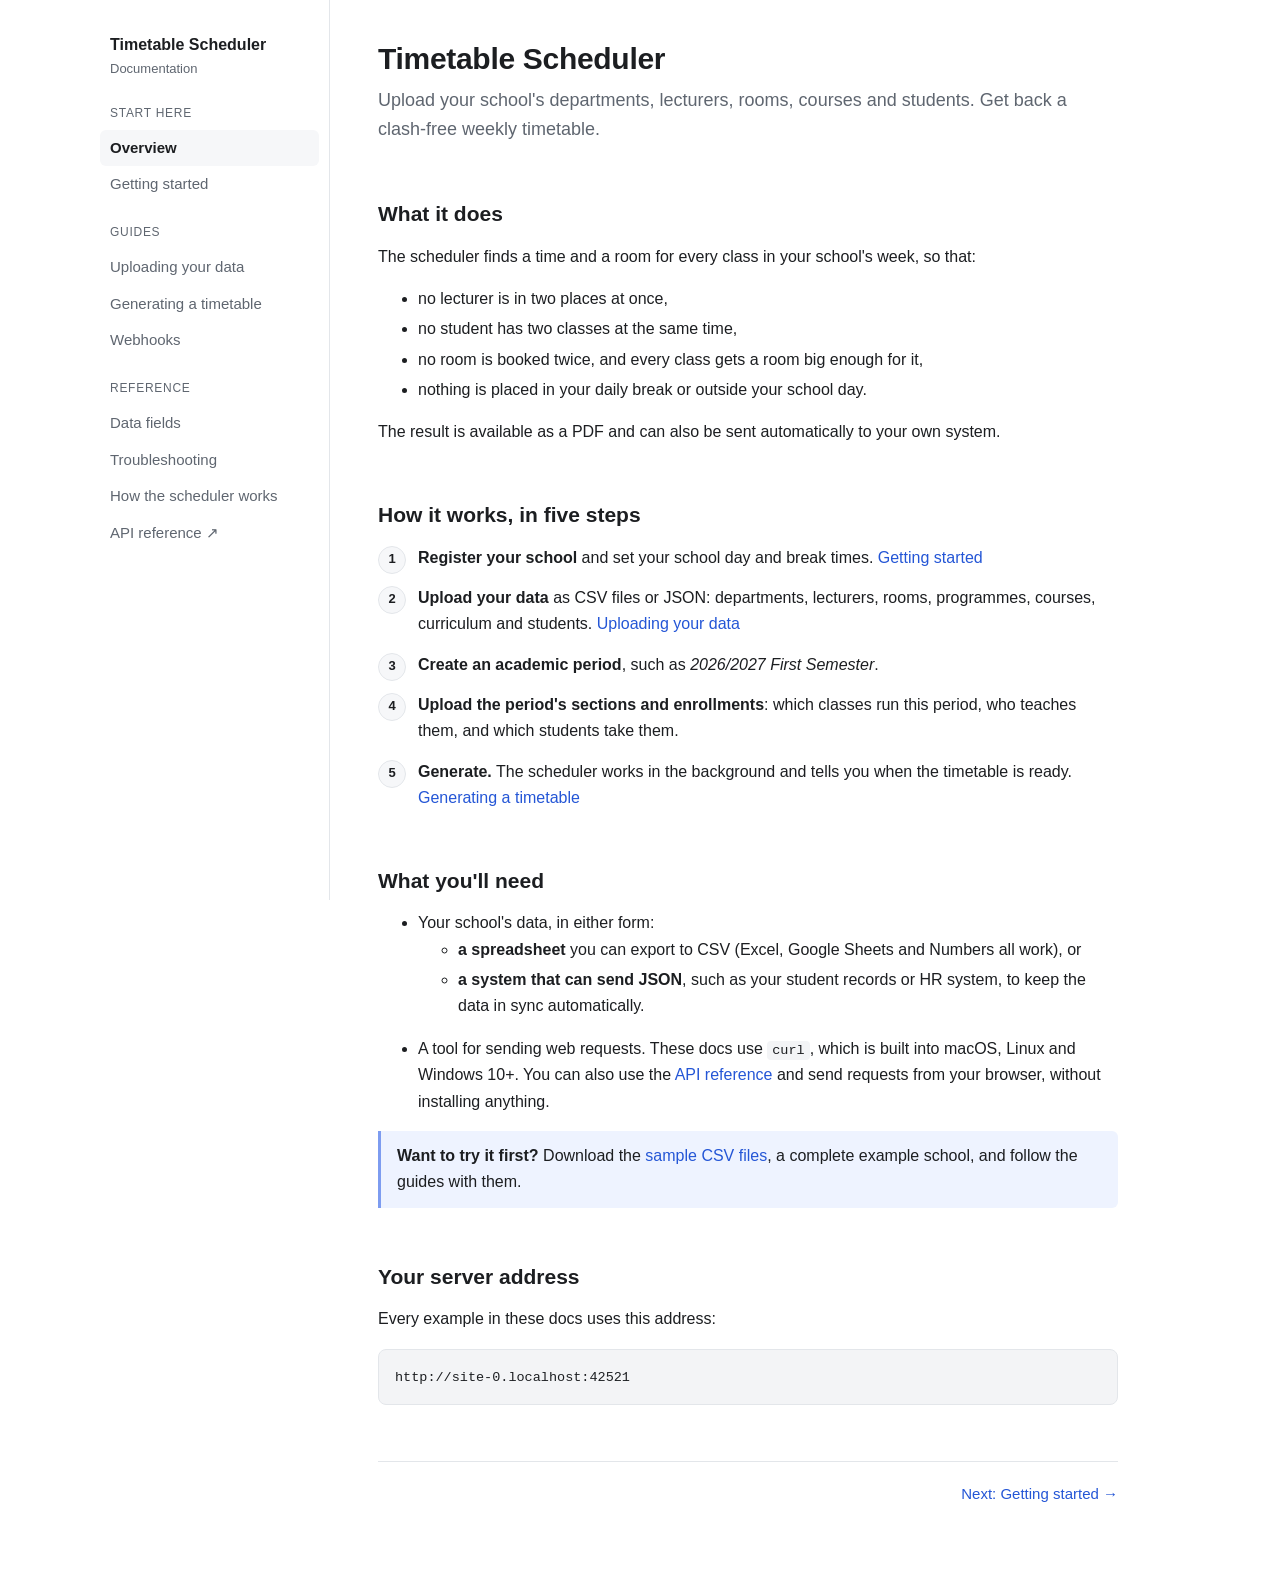
<file: src/main/resources/static/docs/index.html>
<!doctype html>
<html lang="en">
<head>
  <meta charset="utf-8">
  <meta name="viewport" content="width=device-width, initial-scale=1">
  <title>Overview · Timetable Scheduler Docs</title>
  <link rel="stylesheet" href="docs.css">
</head>
<body>
<div class="layout">
  <aside class="sidebar">
    <div class="sidebar-head">
      <a class="brand" href="index.html">Timetable Scheduler<span>Documentation</span></a>
      <button class="menu-toggle" type="button" aria-expanded="false">Menu</button>
    </div>
    <nav>
      <div class="nav-label">Start here</div>
      <a href="index.html">Overview</a>
      <a href="getting-started.html">Getting started</a>
      <div class="nav-label">Guides</div>
      <a href="upload-data.html">Uploading your data</a>
      <a href="generate.html">Generating a timetable</a>
      <a href="webhooks.html">Webhooks</a>
      <div class="nav-label">Reference</div>
      <a href="csv-reference.html">Data fields</a>
      <a href="troubleshooting.html">Troubleshooting</a>
      <a href="how-it-works.html">How the scheduler works</a>
      <a href="/swagger-ui/index.html">API reference ↗</a>
    </nav>
  </aside>

  <main>
    <h1>Timetable Scheduler</h1>
    <p class="lead">Upload your school's departments, lecturers, rooms, courses and students. Get back a
      clash-free weekly timetable.</p>

    <h2>What it does</h2>
    <p>The scheduler finds a time and a room for every class in your school's week, so that:</p>
    <ul>
      <li>no lecturer is in two places at once,</li>
      <li>no student has two classes at the same time,</li>
      <li>no room is booked twice, and every class gets a room big enough for it,</li>
      <li>nothing is placed in your daily break or outside your school day.</li>
    </ul>
    <p>The result is available as a PDF and can also be sent automatically to your own system.</p>

    <h2>How it works, in five steps</h2>
    <ol class="steps">
      <li><strong>Register your school</strong> and set your school day and break times.
        <a href="getting-started.html">Getting started</a></li>
      <li><strong>Upload your data</strong> as CSV files or JSON: departments, lecturers, rooms, programmes,
        courses, curriculum and students. <a href="upload-data.html">Uploading your data</a></li>
      <li><strong>Create an academic period</strong>, such as <em>2026/2027 First Semester</em>.</li>
      <li><strong>Upload the period's sections and enrollments</strong>: which classes run this period,
        who teaches them, and which students take them.</li>
      <li><strong>Generate.</strong> The scheduler works in the background and tells you when the timetable
        is ready. <a href="generate.html">Generating a timetable</a></li>
    </ol>

    <h2>What you'll need</h2>
    <ul>
      <li>Your school's data, in either form:
        <ul>
          <li><strong>a spreadsheet</strong> you can export to CSV (Excel, Google Sheets and Numbers all work), or</li>
          <li><strong>a system that can send JSON</strong>, such as your student records or HR system, to keep
            the data in sync automatically.</li>
        </ul>
      </li>
      <li>A tool for sending web requests. These docs use <code>curl</code>, which is built into macOS,
        Linux and Windows 10+. You can also use the <a href="/swagger-ui/index.html">API reference</a>
        and send requests from your browser, without installing anything.</li>
    </ul>

    <div class="note">
      <p><strong>Want to try it first?</strong> Download the <a href="csv-reference.html#samples">sample
        CSV files</a>, a complete example school, and follow the guides with them.</p>
    </div>

    <h2>Your server address</h2>
    <p>Every example in these docs uses this address:</p>
    <pre><code class="base-url">https://your-server</code></pre>

    <div class="pager">
      <a href="getting-started.html">Next: Getting started →</a>
    </div>
  </main>
</div>
<script src="docs.js"></script>
</body>
</html>
</file>
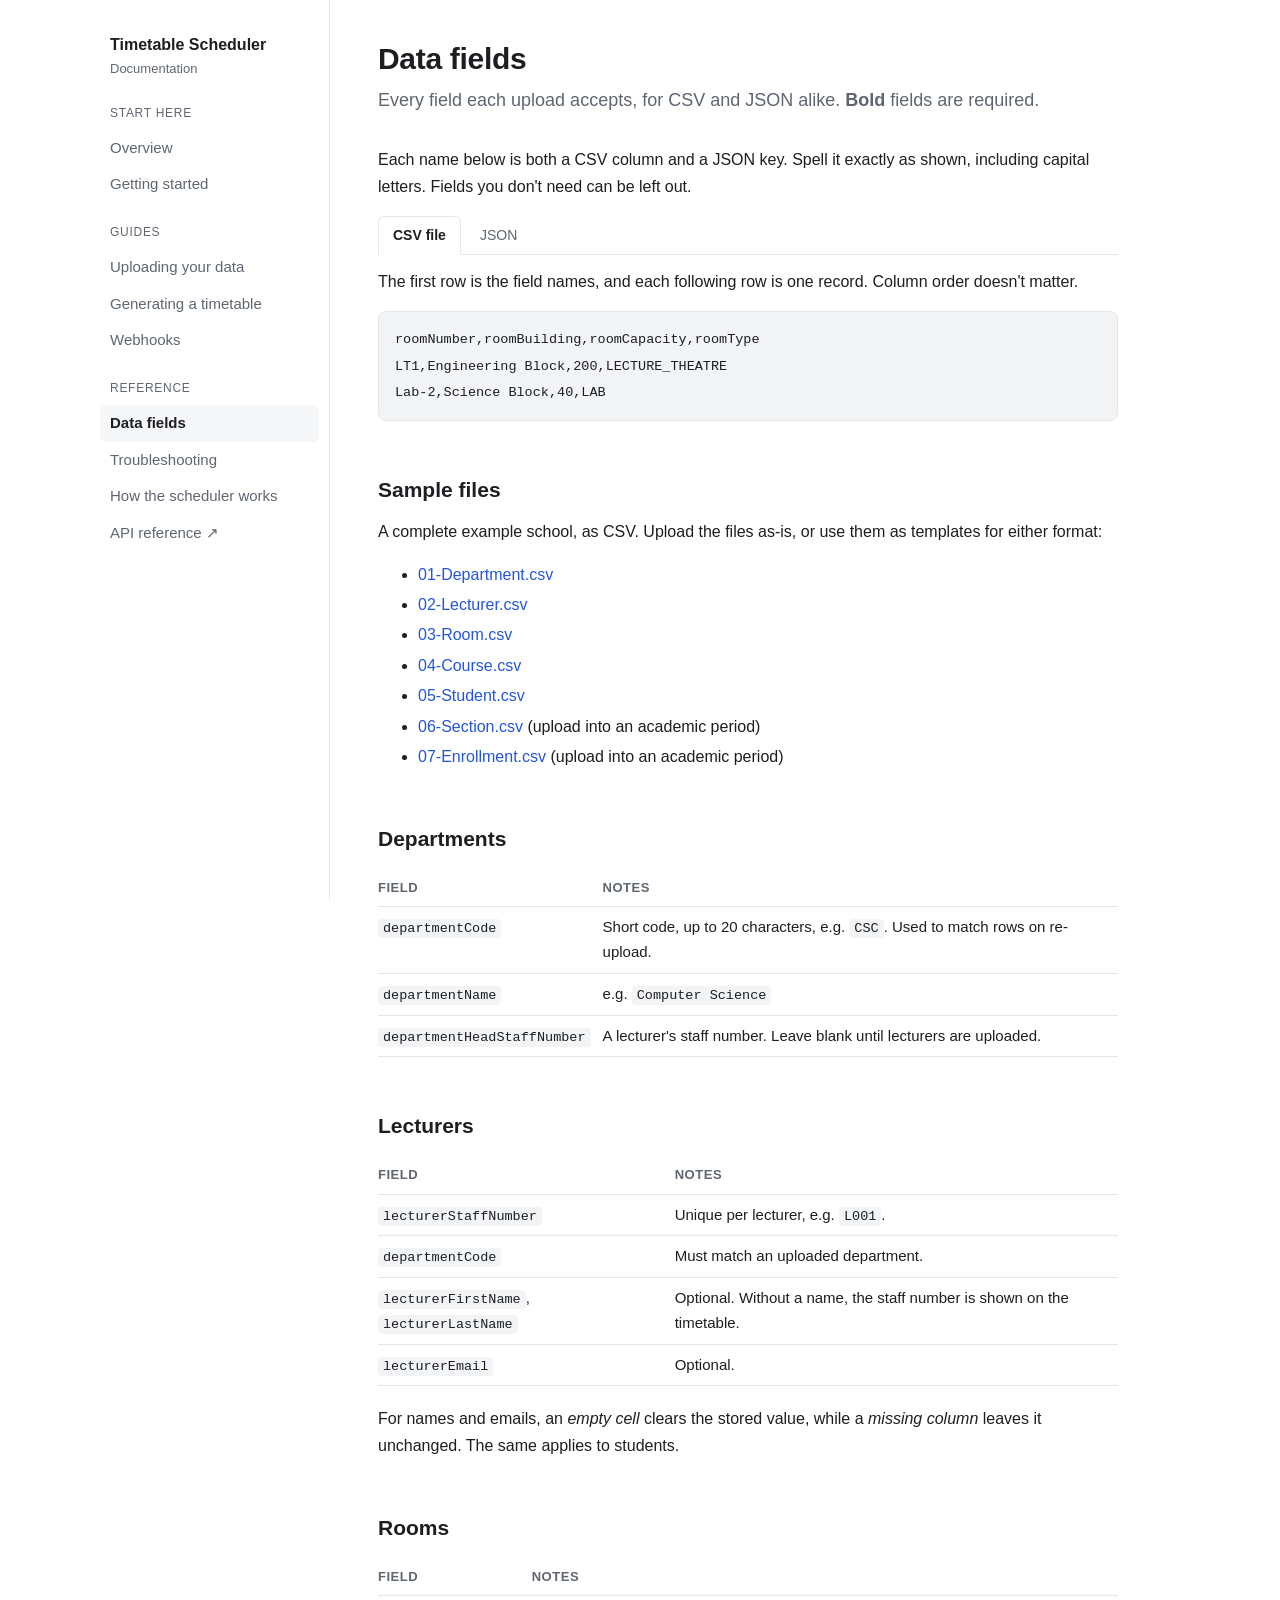
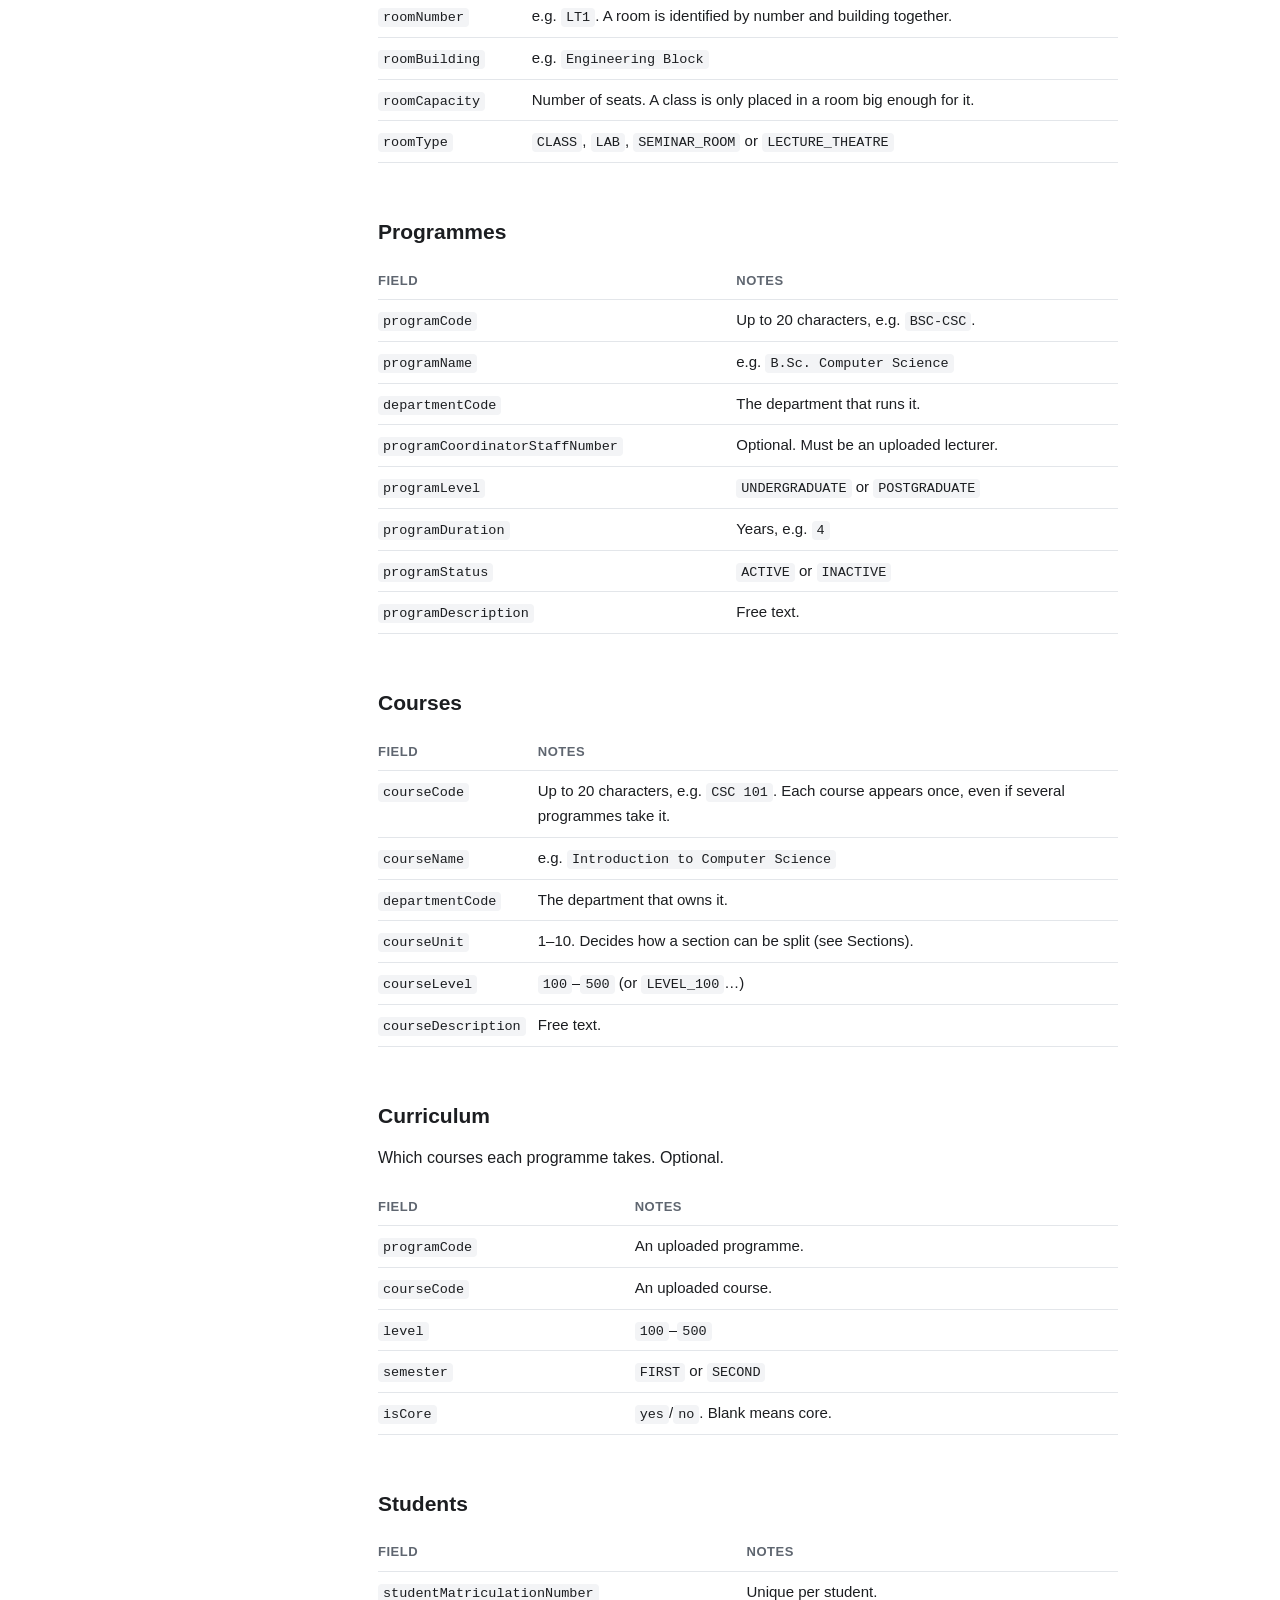
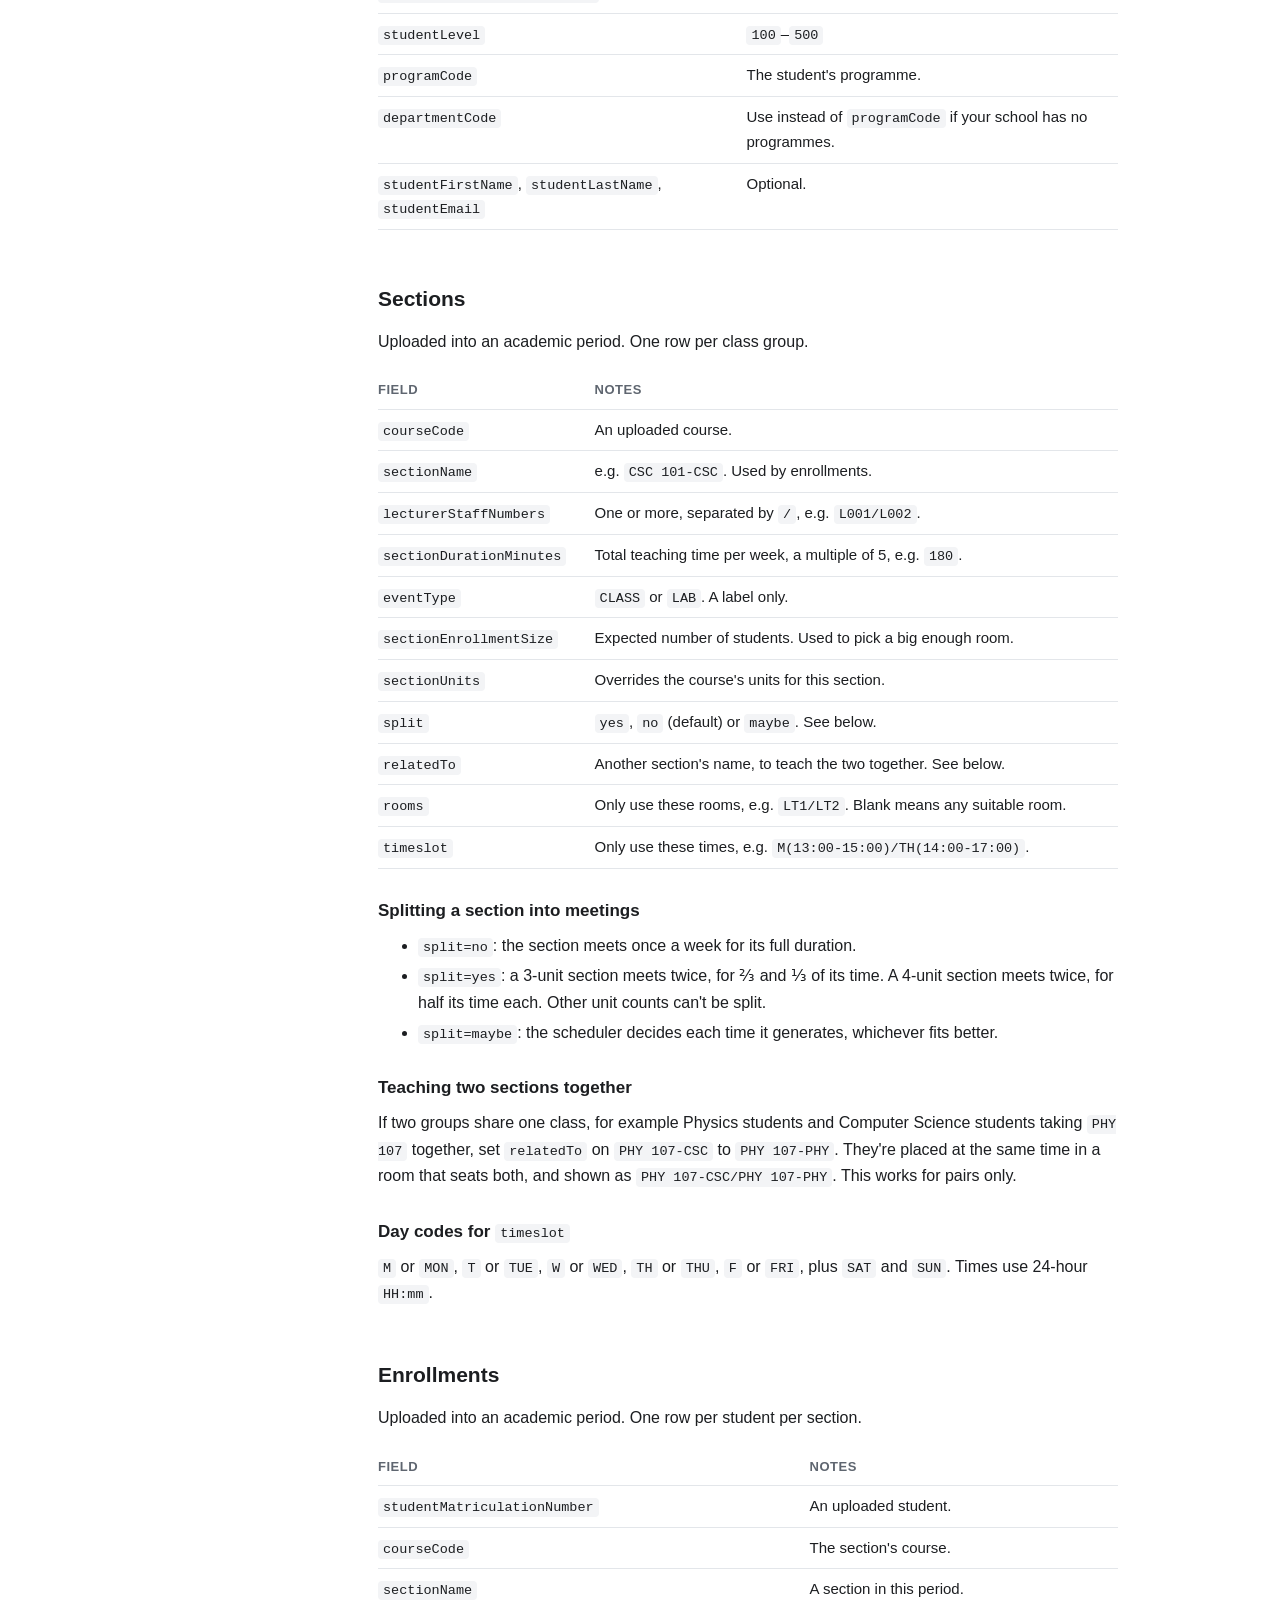
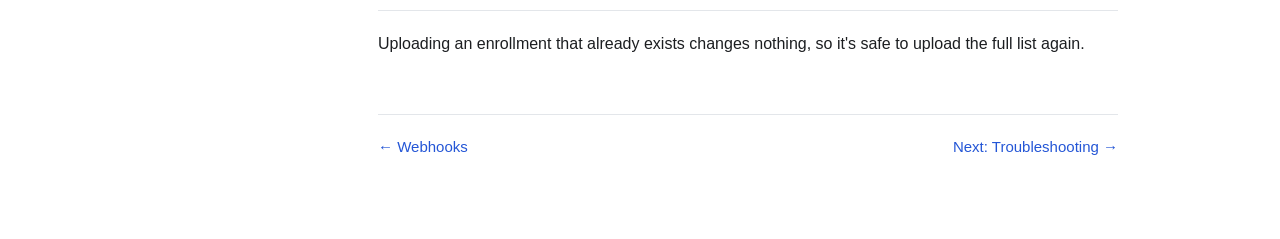
<file: src/main/resources/static/docs/csv-reference.html>
<!doctype html>
<html lang="en">
<head>
  <meta charset="utf-8">
  <meta name="viewport" content="width=device-width, initial-scale=1">
  <title>Data fields · Timetable Scheduler Docs</title>
  <link rel="stylesheet" href="docs.css">
</head>
<body>
<div class="layout">
  <aside class="sidebar">
    <div class="sidebar-head">
      <a class="brand" href="index.html">Timetable Scheduler<span>Documentation</span></a>
      <button class="menu-toggle" type="button" aria-expanded="false">Menu</button>
    </div>
    <nav>
      <div class="nav-label">Start here</div>
      <a href="index.html">Overview</a>
      <a href="getting-started.html">Getting started</a>
      <div class="nav-label">Guides</div>
      <a href="upload-data.html">Uploading your data</a>
      <a href="generate.html">Generating a timetable</a>
      <a href="webhooks.html">Webhooks</a>
      <div class="nav-label">Reference</div>
      <a href="csv-reference.html">Data fields</a>
      <a href="troubleshooting.html">Troubleshooting</a>
      <a href="how-it-works.html">How the scheduler works</a>
      <a href="/swagger-ui/index.html">API reference ↗</a>
    </nav>
  </aside>

  <main>
    <h1>Data fields</h1>
    <p class="lead">Every field each upload accepts, for CSV and JSON alike. <strong>Bold</strong> fields are required.</p>

    <p>Each name below is both a CSV column and a JSON key. Spell it exactly as shown, including capital letters.
      Fields you don't need can be left out.</p>

    <div class="tabs">
      <div class="tab-list" role="tablist">
        <button data-tab="csv">CSV file</button>
        <button data-tab="json">JSON</button>
      </div>
      <div class="tab-panel" data-panel="csv">
        <p>The first row is the field names, and each following row is one record. Column order doesn't matter.</p>
        <pre><code>roomNumber,roomBuilding,roomCapacity,roomType
LT1,Engineering Block,200,LECTURE_THEATRE
Lab-2,Science Block,40,LAB</code></pre>
      </div>
      <div class="tab-panel" data-panel="json" hidden>
        <p>Each record is an object in <code>rows</code>. Key order doesn't matter. Numbers can be JSON numbers,
          and everything else is a string, including <code>yes</code>/<code>no</code> values.</p>
        <pre><code>{
  "rows": [
    { "roomNumber": "LT1", "roomBuilding": "Engineering Block",
      "roomCapacity": 200, "roomType": "LECTURE_THEATRE" },
    { "roomNumber": "Lab-2", "roomBuilding": "Science Block",
      "roomCapacity": 40, "roomType": "LAB" }
  ]
}</code></pre>
        <p>For sections and enrollments, also send <code>"academicPeriodId"</code> next to <code>rows</code>.</p>
      </div>
    </div>

    <h2 id="samples">Sample files</h2>
    <p>A complete example school, as CSV. Upload the files as-is, or use them as templates for either format:</p>
    <ul>
      <li><a href="samples/01-Department.csv" download>01-Department.csv</a></li>
      <li><a href="samples/02-Lecturer.csv" download>02-Lecturer.csv</a></li>
      <li><a href="samples/03-Room.csv" download>03-Room.csv</a></li>
      <li><a href="samples/04-Course.csv" download>04-Course.csv</a></li>
      <li><a href="samples/05-Student.csv" download>05-Student.csv</a></li>
      <li><a href="samples/06-Section.csv" download>06-Section.csv</a> (upload into an academic period)</li>
      <li><a href="samples/07-Enrollment.csv" download>07-Enrollment.csv</a> (upload into an academic period)</li>
    </ul>

    <h2 id="departments">Departments</h2>
    <div class="table-wrap"><table>
      <thead><tr><th>Field</th><th>Notes</th></tr></thead>
      <tbody>
        <tr><td><strong><code>departmentCode</code></strong></td><td>Short code, up to 20 characters, e.g. <code>CSC</code>. Used to match rows on re-upload.</td></tr>
        <tr><td><strong><code>departmentName</code></strong></td><td>e.g. <code>Computer Science</code></td></tr>
        <tr><td><code>departmentHeadStaffNumber</code></td><td>A lecturer's staff number. Leave blank until lecturers are uploaded.</td></tr>
      </tbody>
    </table></div>

    <h2 id="lecturers">Lecturers</h2>
    <div class="table-wrap"><table>
      <thead><tr><th>Field</th><th>Notes</th></tr></thead>
      <tbody>
        <tr><td><strong><code>lecturerStaffNumber</code></strong></td><td>Unique per lecturer, e.g. <code>L001</code>.</td></tr>
        <tr><td><strong><code>departmentCode</code></strong></td><td>Must match an uploaded department.</td></tr>
        <tr><td><code>lecturerFirstName</code>, <code>lecturerLastName</code></td><td>Optional. Without a name, the staff number is shown on the timetable.</td></tr>
        <tr><td><code>lecturerEmail</code></td><td>Optional.</td></tr>
      </tbody>
    </table></div>
    <p>For names and emails, an <em>empty cell</em> clears the stored value, while a <em>missing column</em> leaves it
      unchanged. The same applies to students.</p>

    <h2 id="rooms">Rooms</h2>
    <div class="table-wrap"><table>
      <thead><tr><th>Field</th><th>Notes</th></tr></thead>
      <tbody>
        <tr><td><strong><code>roomNumber</code></strong></td><td>e.g. <code>LT1</code>. A room is identified by number and building together.</td></tr>
        <tr><td><code>roomBuilding</code></td><td>e.g. <code>Engineering Block</code></td></tr>
        <tr><td><code>roomCapacity</code></td><td>Number of seats. A class is only placed in a room big enough for it.</td></tr>
        <tr><td><code>roomType</code></td><td><code>CLASS</code>, <code>LAB</code>, <code>SEMINAR_ROOM</code> or <code>LECTURE_THEATRE</code></td></tr>
      </tbody>
    </table></div>

    <h2 id="programmes">Programmes</h2>
    <div class="table-wrap"><table>
      <thead><tr><th>Field</th><th>Notes</th></tr></thead>
      <tbody>
        <tr><td><strong><code>programCode</code></strong></td><td>Up to 20 characters, e.g. <code>BSC-CSC</code>.</td></tr>
        <tr><td><strong><code>programName</code></strong></td><td>e.g. <code>B.Sc. Computer Science</code></td></tr>
        <tr><td><strong><code>departmentCode</code></strong></td><td>The department that runs it.</td></tr>
        <tr><td><code>programCoordinatorStaffNumber</code></td><td>Optional. Must be an uploaded lecturer.</td></tr>
        <tr><td><code>programLevel</code></td><td><code>UNDERGRADUATE</code> or <code>POSTGRADUATE</code></td></tr>
        <tr><td><code>programDuration</code></td><td>Years, e.g. <code>4</code></td></tr>
        <tr><td><code>programStatus</code></td><td><code>ACTIVE</code> or <code>INACTIVE</code></td></tr>
        <tr><td><code>programDescription</code></td><td>Free text.</td></tr>
      </tbody>
    </table></div>

    <h2 id="courses">Courses</h2>
    <div class="table-wrap"><table>
      <thead><tr><th>Field</th><th>Notes</th></tr></thead>
      <tbody>
        <tr><td><strong><code>courseCode</code></strong></td><td>Up to 20 characters, e.g. <code>CSC 101</code>. Each course appears once, even if several programmes take it.</td></tr>
        <tr><td><strong><code>courseName</code></strong></td><td>e.g. <code>Introduction to Computer Science</code></td></tr>
        <tr><td><strong><code>departmentCode</code></strong></td><td>The department that owns it.</td></tr>
        <tr><td><code>courseUnit</code></td><td>1–10. Decides how a section can be split (see Sections).</td></tr>
        <tr><td><code>courseLevel</code></td><td><code>100</code>–<code>500</code> (or <code>LEVEL_100</code>…)</td></tr>
        <tr><td><code>courseDescription</code></td><td>Free text.</td></tr>
      </tbody>
    </table></div>

    <h2 id="curriculum">Curriculum</h2>
    <p>Which courses each programme takes. Optional.</p>
    <div class="table-wrap"><table>
      <thead><tr><th>Field</th><th>Notes</th></tr></thead>
      <tbody>
        <tr><td><strong><code>programCode</code></strong></td><td>An uploaded programme.</td></tr>
        <tr><td><strong><code>courseCode</code></strong></td><td>An uploaded course.</td></tr>
        <tr><td><strong><code>level</code></strong></td><td><code>100</code>–<code>500</code></td></tr>
        <tr><td><code>semester</code></td><td><code>FIRST</code> or <code>SECOND</code></td></tr>
        <tr><td><code>isCore</code></td><td><code>yes</code>/<code>no</code>. Blank means core.</td></tr>
      </tbody>
    </table></div>

    <h2 id="students">Students</h2>
    <div class="table-wrap"><table>
      <thead><tr><th>Field</th><th>Notes</th></tr></thead>
      <tbody>
        <tr><td><strong><code>studentMatriculationNumber</code></strong></td><td>Unique per student.</td></tr>
        <tr><td><strong><code>studentLevel</code></strong></td><td><code>100</code>–<code>500</code></td></tr>
        <tr><td><code>programCode</code></td><td>The student's programme.</td></tr>
        <tr><td><code>departmentCode</code></td><td>Use instead of <code>programCode</code> if your school has no programmes.</td></tr>
        <tr><td><code>studentFirstName</code>, <code>studentLastName</code>, <code>studentEmail</code></td><td>Optional.</td></tr>
      </tbody>
    </table></div>

    <h2 id="sections">Sections</h2>
    <p>Uploaded into an academic period. One row per class group.</p>
    <div class="table-wrap"><table>
      <thead><tr><th>Field</th><th>Notes</th></tr></thead>
      <tbody>
        <tr><td><strong><code>courseCode</code></strong></td><td>An uploaded course.</td></tr>
        <tr><td><strong><code>sectionName</code></strong></td><td>e.g. <code>CSC 101-CSC</code>. Used by enrollments.</td></tr>
        <tr><td><strong><code>lecturerStaffNumbers</code></strong></td><td>One or more, separated by <code>/</code>, e.g. <code>L001/L002</code>.</td></tr>
        <tr><td><strong><code>sectionDurationMinutes</code></strong></td><td>Total teaching time per week, a multiple of 5, e.g. <code>180</code>.</td></tr>
        <tr><td><strong><code>eventType</code></strong></td><td><code>CLASS</code> or <code>LAB</code>. A label only.</td></tr>
        <tr><td><code>sectionEnrollmentSize</code></td><td>Expected number of students. Used to pick a big enough room.</td></tr>
        <tr><td><code>sectionUnits</code></td><td>Overrides the course's units for this section.</td></tr>
        <tr><td><code>split</code></td><td><code>yes</code>, <code>no</code> (default) or <code>maybe</code>. See below.</td></tr>
        <tr><td><code>relatedTo</code></td><td>Another section's name, to teach the two together. See below.</td></tr>
        <tr><td><code>rooms</code></td><td>Only use these rooms, e.g. <code>LT1/LT2</code>. Blank means any suitable room.</td></tr>
        <tr><td><code>timeslot</code></td><td>Only use these times, e.g. <code>M(13:00-15:00)/TH(14:00-17:00)</code>.</td></tr>
      </tbody>
    </table></div>

    <h3>Splitting a section into meetings</h3>
    <ul>
      <li><code>split=no</code>: the section meets once a week for its full duration.</li>
      <li><code>split=yes</code>: a 3-unit section meets twice, for ⅔ and ⅓ of its time. A 4-unit section meets
        twice, for half its time each. Other unit counts can't be split.</li>
      <li><code>split=maybe</code>: the scheduler decides each time it generates, whichever fits better.</li>
    </ul>

    <h3>Teaching two sections together</h3>
    <p>If two groups share one class, for example Physics students and Computer Science students taking
      <code>PHY 107</code> together, set <code>relatedTo</code> on <code>PHY 107-CSC</code> to
      <code>PHY 107-PHY</code>. They're placed at the same time in a room that seats both, and shown as
      <code>PHY 107-CSC/PHY 107-PHY</code>. This works for pairs only.</p>

    <h3>Day codes for <code>timeslot</code></h3>
    <p><code>M</code> or <code>MON</code>, <code>T</code> or <code>TUE</code>, <code>W</code> or <code>WED</code>,
      <code>TH</code> or <code>THU</code>, <code>F</code> or <code>FRI</code>, plus <code>SAT</code> and <code>SUN</code>.
      Times use 24-hour <code>HH:mm</code>.</p>

    <h2 id="enrollments">Enrollments</h2>
    <p>Uploaded into an academic period. One row per student per section.</p>
    <div class="table-wrap"><table>
      <thead><tr><th>Field</th><th>Notes</th></tr></thead>
      <tbody>
        <tr><td><strong><code>studentMatriculationNumber</code></strong></td><td>An uploaded student.</td></tr>
        <tr><td><strong><code>courseCode</code></strong></td><td>The section's course.</td></tr>
        <tr><td><strong><code>sectionName</code></strong></td><td>A section in this period.</td></tr>
      </tbody>
    </table></div>
    <p>Uploading an enrollment that already exists changes nothing, so it's safe to upload the full list again.</p>

    <div class="pager">
      <a href="webhooks.html">← Webhooks</a>
      <a href="troubleshooting.html">Next: Troubleshooting →</a>
    </div>
  </main>
</div>
<script src="docs.js"></script>
</body>
</html>
</file>
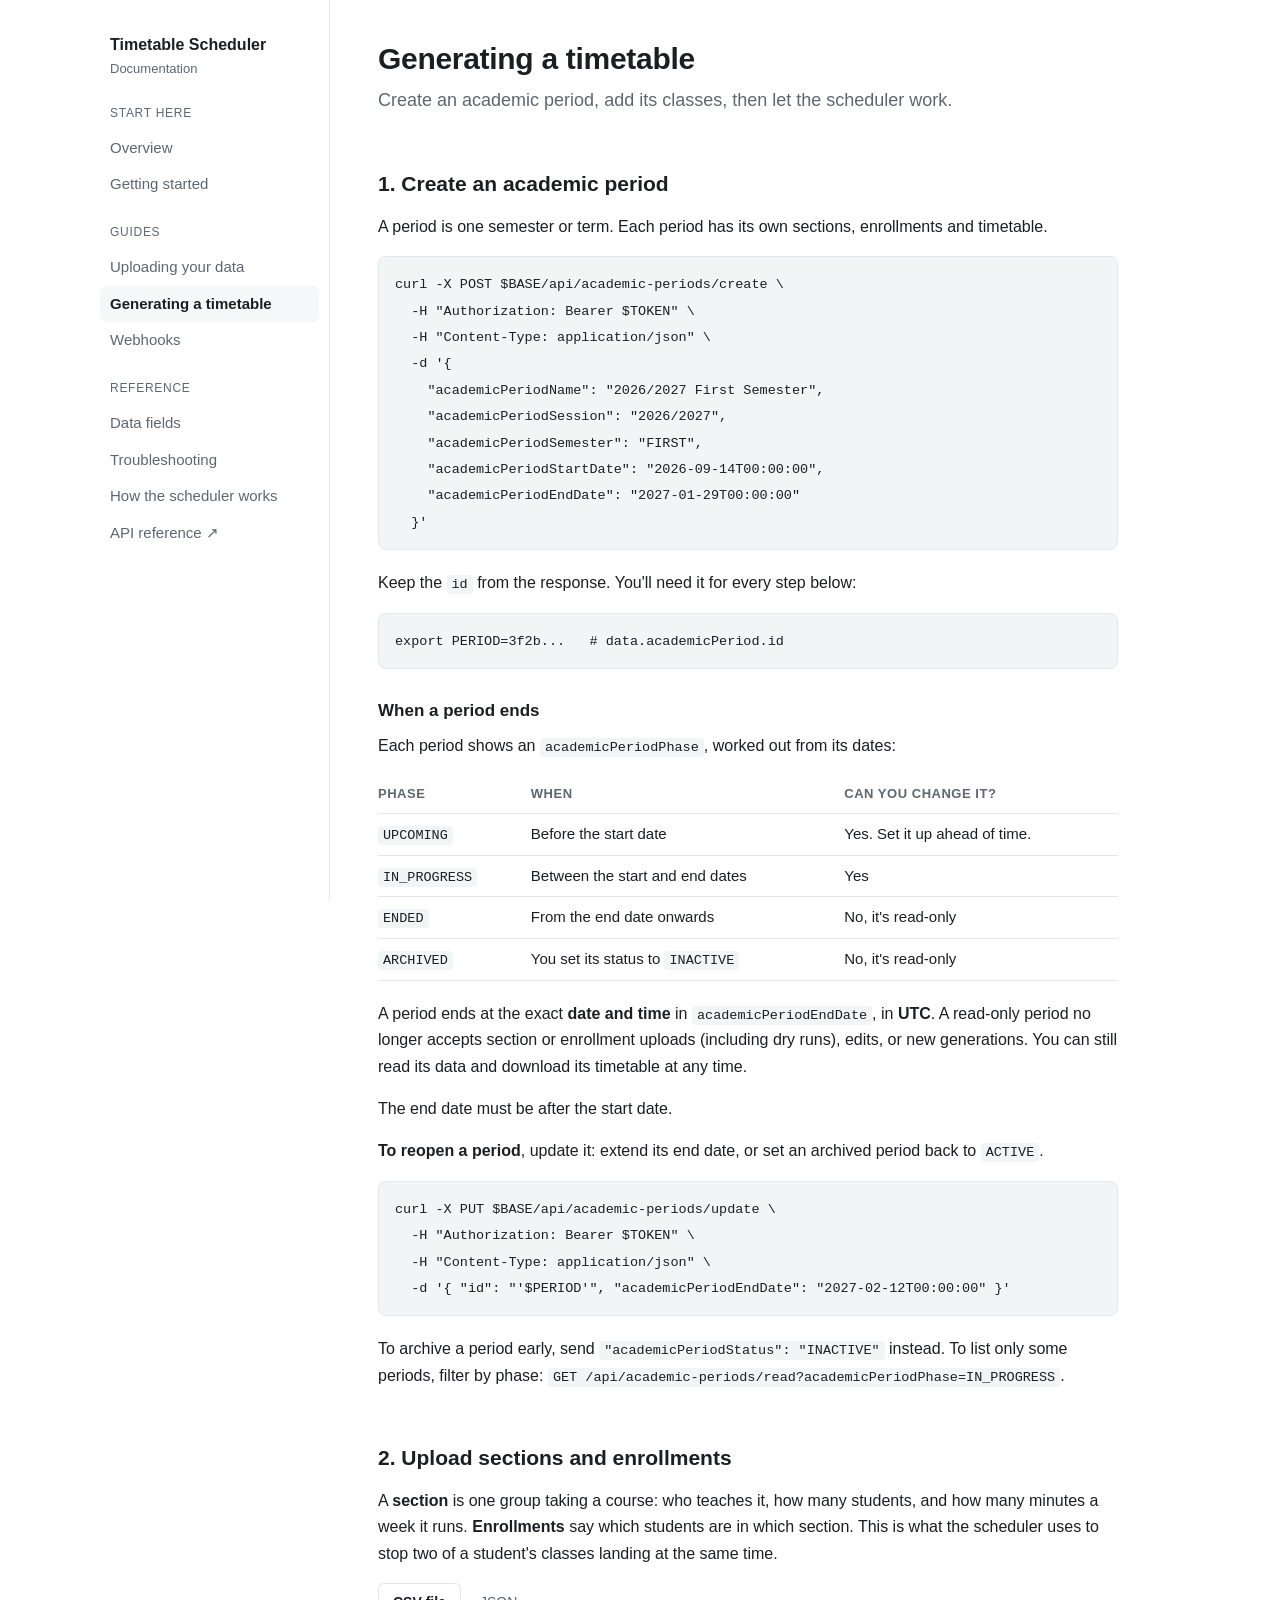
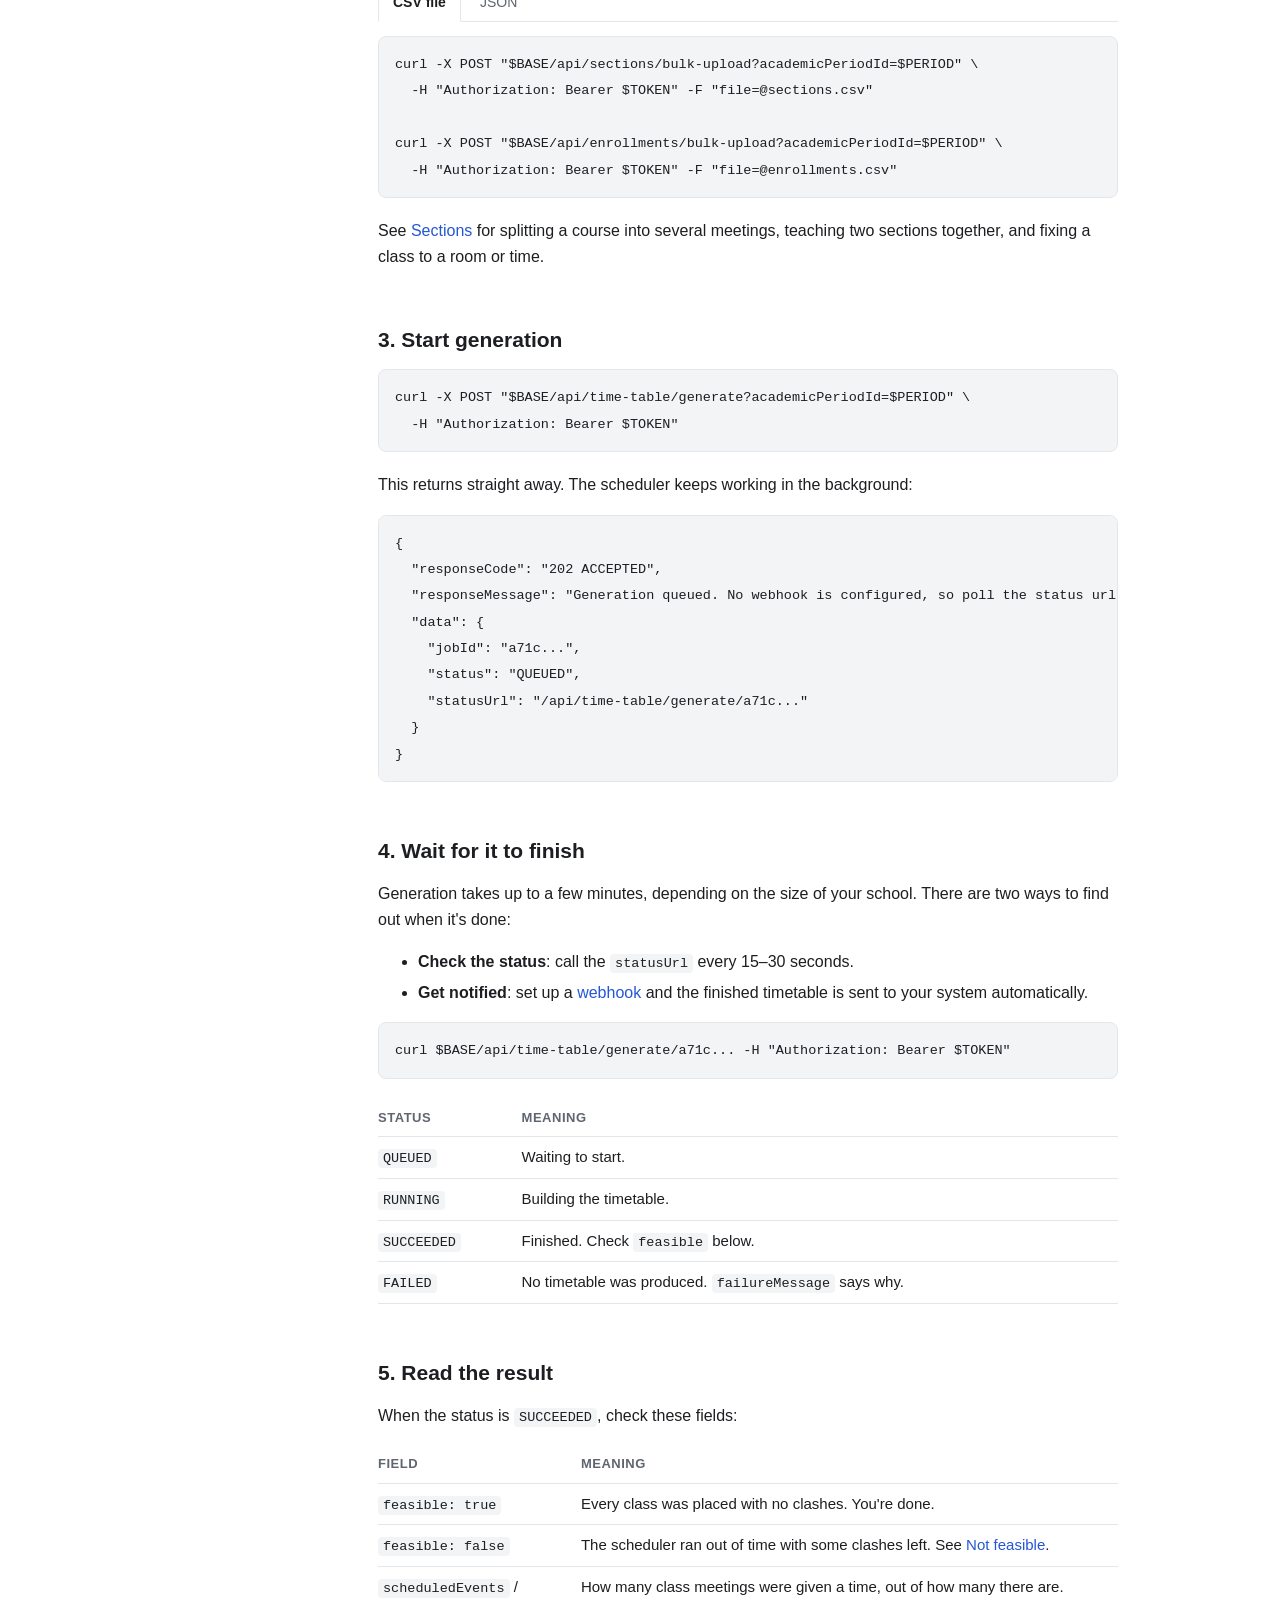
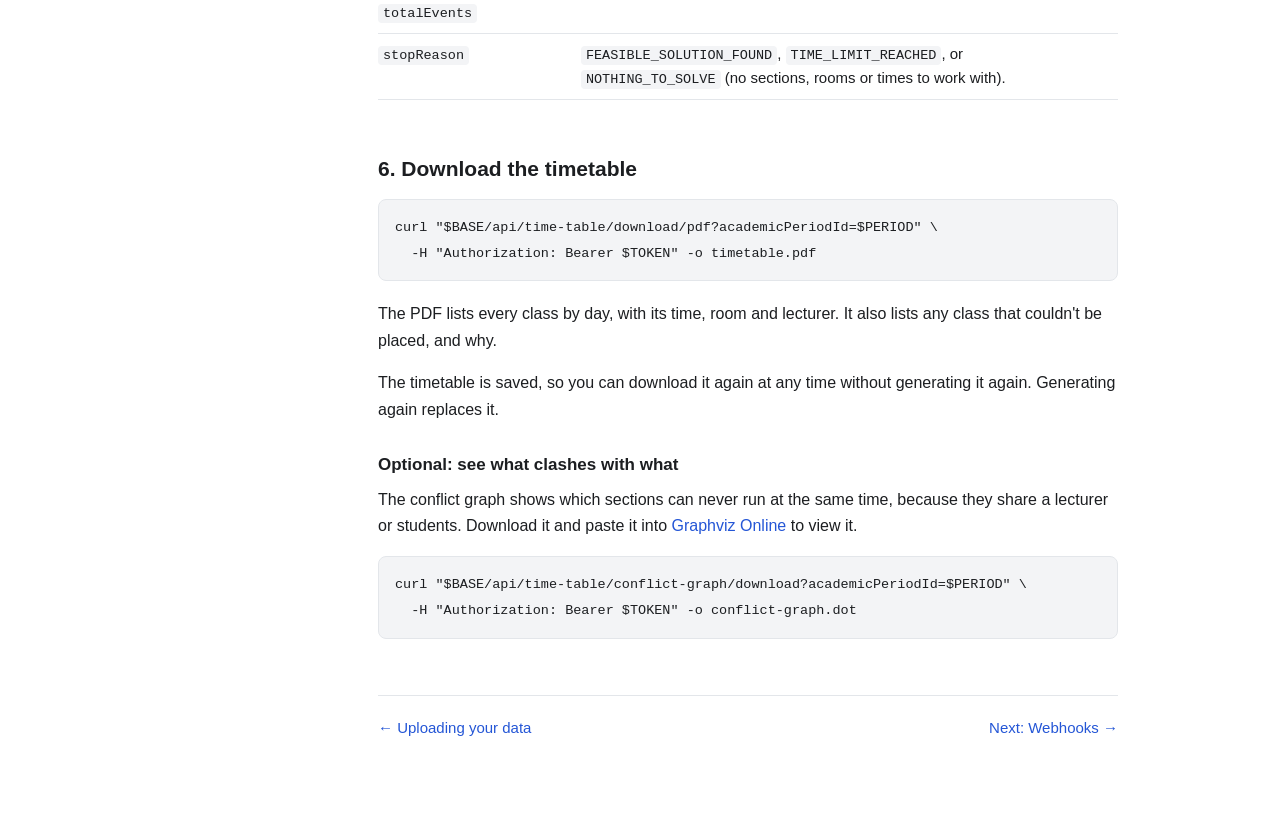
<file: src/main/resources/static/docs/generate.html>
<!doctype html>
<html lang="en">
<head>
  <meta charset="utf-8">
  <meta name="viewport" content="width=device-width, initial-scale=1">
  <title>Generating a timetable · Timetable Scheduler Docs</title>
  <link rel="stylesheet" href="docs.css">
</head>
<body>
<div class="layout">
  <aside class="sidebar">
    <div class="sidebar-head">
      <a class="brand" href="index.html">Timetable Scheduler<span>Documentation</span></a>
      <button class="menu-toggle" type="button" aria-expanded="false">Menu</button>
    </div>
    <nav>
      <div class="nav-label">Start here</div>
      <a href="index.html">Overview</a>
      <a href="getting-started.html">Getting started</a>
      <div class="nav-label">Guides</div>
      <a href="upload-data.html">Uploading your data</a>
      <a href="generate.html">Generating a timetable</a>
      <a href="webhooks.html">Webhooks</a>
      <div class="nav-label">Reference</div>
      <a href="csv-reference.html">Data fields</a>
      <a href="troubleshooting.html">Troubleshooting</a>
      <a href="how-it-works.html">How the scheduler works</a>
      <a href="/swagger-ui/index.html">API reference ↗</a>
    </nav>
  </aside>

  <main>
    <h1>Generating a timetable</h1>
    <p class="lead">Create an academic period, add its classes, then let the scheduler work.</p>

    <h2 id="period">1. Create an academic period</h2>
    <p>A period is one semester or term. Each period has its own sections, enrollments and timetable.</p>
    <pre><code>curl -X POST $BASE/api/academic-periods/create \
  -H "Authorization: Bearer $TOKEN" \
  -H "Content-Type: application/json" \
  -d '{
    "academicPeriodName": "2026/2027 First Semester",
    "academicPeriodSession": "2026/2027",
    "academicPeriodSemester": "FIRST",
    "academicPeriodStartDate": "2026-09-14T00:00:00",
    "academicPeriodEndDate": "2027-01-29T00:00:00"
  }'</code></pre>
    <p>Keep the <code>id</code> from the response. You'll need it for every step below:</p>
    <pre><code>export PERIOD=3f2b...   # data.academicPeriod.id</code></pre>

    <h3 id="period-ends">When a period ends</h3>
    <p>Each period shows an <code>academicPeriodPhase</code>, worked out from its dates:</p>
    <div class="table-wrap">
      <table>
        <thead><tr><th>Phase</th><th>When</th><th>Can you change it?</th></tr></thead>
        <tbody>
          <tr><td><code>UPCOMING</code></td><td>Before the start date</td><td>Yes. Set it up ahead of time.</td></tr>
          <tr><td><code>IN_PROGRESS</code></td><td>Between the start and end dates</td><td>Yes</td></tr>
          <tr><td><code>ENDED</code></td><td>From the end date onwards</td><td>No, it's read-only</td></tr>
          <tr><td><code>ARCHIVED</code></td><td>You set its status to <code>INACTIVE</code></td><td>No, it's read-only</td></tr>
        </tbody>
      </table>
    </div>
    <p>A period ends at the exact <strong>date and time</strong> in <code>academicPeriodEndDate</code>, in
      <strong>UTC</strong>. A read-only period no longer accepts section or enrollment uploads (including dry runs),
      edits, or new generations. You can still read its data and download its timetable at any time.</p>
    <p>The end date must be after the start date.</p>
    <p><strong>To reopen a period</strong>, update it: extend its end date, or set an archived period back to
      <code>ACTIVE</code>.</p>
    <pre><code>curl -X PUT $BASE/api/academic-periods/update \
  -H "Authorization: Bearer $TOKEN" \
  -H "Content-Type: application/json" \
  -d '{ "id": "'$PERIOD'", "academicPeriodEndDate": "2027-02-12T00:00:00" }'</code></pre>
    <p>To archive a period early, send <code>"academicPeriodStatus": "INACTIVE"</code> instead. To list only some
      periods, filter by phase: <code>GET /api/academic-periods/read?academicPeriodPhase=IN_PROGRESS</code>.</p>

    <h2>2. Upload sections and enrollments</h2>
    <p>A <strong>section</strong> is one group taking a course: who teaches it, how many students, and how many
      minutes a week it runs. <strong>Enrollments</strong> say which students are in which section. This is what
      the scheduler uses to stop two of a student's classes landing at the same time.</p>
    <div class="tabs">
      <div class="tab-list" role="tablist">
        <button data-tab="csv">CSV file</button>
        <button data-tab="json">JSON</button>
      </div>
      <div class="tab-panel" data-panel="csv">
        <pre><code>curl -X POST "$BASE/api/sections/bulk-upload?academicPeriodId=$PERIOD" \
  -H "Authorization: Bearer $TOKEN" -F "file=@sections.csv"

curl -X POST "$BASE/api/enrollments/bulk-upload?academicPeriodId=$PERIOD" \
  -H "Authorization: Bearer $TOKEN" -F "file=@enrollments.csv"</code></pre>
      </div>
      <div class="tab-panel" data-panel="json" hidden>
        <p>The period id goes in the body, next to <code>rows</code>:</p>
        <pre><code>curl -X POST $BASE/api/sections/bulk-upload/array \
  -H "Authorization: Bearer $TOKEN" -H "Content-Type: application/json" \
  -d '{
    "academicPeriodId": "'$PERIOD'",
    "rows": [
      { "courseCode": "CSC 101", "sectionName": "CSC 101-CSC", "sectionEnrollmentSize": 55,
        "lecturerStaffNumbers": "L001", "sectionDurationMinutes": 180,
        "eventType": "LAB", "split": "yes" }
    ]
  }'

curl -X POST $BASE/api/enrollments/bulk-upload/array \
  -H "Authorization: Bearer $TOKEN" -H "Content-Type: application/json" \
  -d '{
    "academicPeriodId": "'$PERIOD'",
    "rows": [
      { "studentMatriculationNumber": "SCHOOL/2024/CSC/0001",
        "courseCode": "CSC 101", "sectionName": "CSC 101-CSC" }
    ]
  }'</code></pre>
      </div>
    </div>
    <p>See <a href="csv-reference.html#sections">Sections</a> for splitting a course into several meetings,
      teaching two sections together, and fixing a class to a room or time.</p>

    <h2>3. Start generation</h2>
    <pre><code>curl -X POST "$BASE/api/time-table/generate?academicPeriodId=$PERIOD" \
  -H "Authorization: Bearer $TOKEN"</code></pre>
    <p>This returns straight away. The scheduler keeps working in the background:</p>
    <pre><code>{
  "responseCode": "202 ACCEPTED",
  "responseMessage": "Generation queued. No webhook is configured, so poll the status url.",
  "data": {
    "jobId": "a71c...",
    "status": "QUEUED",
    "statusUrl": "/api/time-table/generate/a71c..."
  }
}</code></pre>

    <h2>4. Wait for it to finish</h2>
    <p>Generation takes up to a few minutes, depending on the size of your school. There are two ways to find
      out when it's done:</p>
    <ul>
      <li><strong>Check the status</strong>: call the <code>statusUrl</code> every 15–30 seconds.</li>
      <li><strong>Get notified</strong>: set up a <a href="webhooks.html">webhook</a> and the finished timetable
        is sent to your system automatically.</li>
    </ul>
    <pre><code>curl $BASE/api/time-table/generate/a71c... -H "Authorization: Bearer $TOKEN"</code></pre>
    <div class="table-wrap">
      <table>
        <thead><tr><th>status</th><th>Meaning</th></tr></thead>
        <tbody>
          <tr><td><code>QUEUED</code></td><td>Waiting to start.</td></tr>
          <tr><td><code>RUNNING</code></td><td>Building the timetable.</td></tr>
          <tr><td><code>SUCCEEDED</code></td><td>Finished. Check <code>feasible</code> below.</td></tr>
          <tr><td><code>FAILED</code></td><td>No timetable was produced. <code>failureMessage</code> says why.</td></tr>
        </tbody>
      </table>
    </div>

    <h2>5. Read the result</h2>
    <p>When the status is <code>SUCCEEDED</code>, check these fields:</p>
    <div class="table-wrap">
      <table>
        <thead><tr><th>Field</th><th>Meaning</th></tr></thead>
        <tbody>
          <tr><td><code>feasible: true</code></td><td>Every class was placed with no clashes. You're done.</td></tr>
          <tr><td><code>feasible: false</code></td><td>The scheduler ran out of time with some clashes left.
            See <a href="troubleshooting.html#not-feasible">Not feasible</a>.</td></tr>
          <tr><td><code>scheduledEvents</code> / <code>totalEvents</code></td><td>How many class meetings were given a
            time, out of how many there are.</td></tr>
          <tr><td><code>stopReason</code></td><td><code>FEASIBLE_SOLUTION_FOUND</code>, <code>TIME_LIMIT_REACHED</code>,
            or <code>NOTHING_TO_SOLVE</code> (no sections, rooms or times to work with).</td></tr>
        </tbody>
      </table>
    </div>

    <h2>6. Download the timetable</h2>
    <pre><code>curl "$BASE/api/time-table/download/pdf?academicPeriodId=$PERIOD" \
  -H "Authorization: Bearer $TOKEN" -o timetable.pdf</code></pre>
    <p>The PDF lists every class by day, with its time, room and lecturer. It also lists any class that couldn't
      be placed, and why.</p>
    <p>The timetable is saved, so you can download it again at any time without generating it again.
      Generating again replaces it.</p>

    <h3>Optional: see what clashes with what</h3>
    <p>The conflict graph shows which sections can never run at the same time, because they share a lecturer
      or students. Download it and paste it into
      <a href="https://dreampuf.github.io/GraphvizOnline/" rel="noopener">Graphviz Online</a> to view it.</p>
    <pre><code>curl "$BASE/api/time-table/conflict-graph/download?academicPeriodId=$PERIOD" \
  -H "Authorization: Bearer $TOKEN" -o conflict-graph.dot</code></pre>

    <div class="pager">
      <a href="upload-data.html">← Uploading your data</a>
      <a href="webhooks.html">Next: Webhooks →</a>
    </div>
  </main>
</div>
<script src="docs.js"></script>
</body>
</html>
</file>
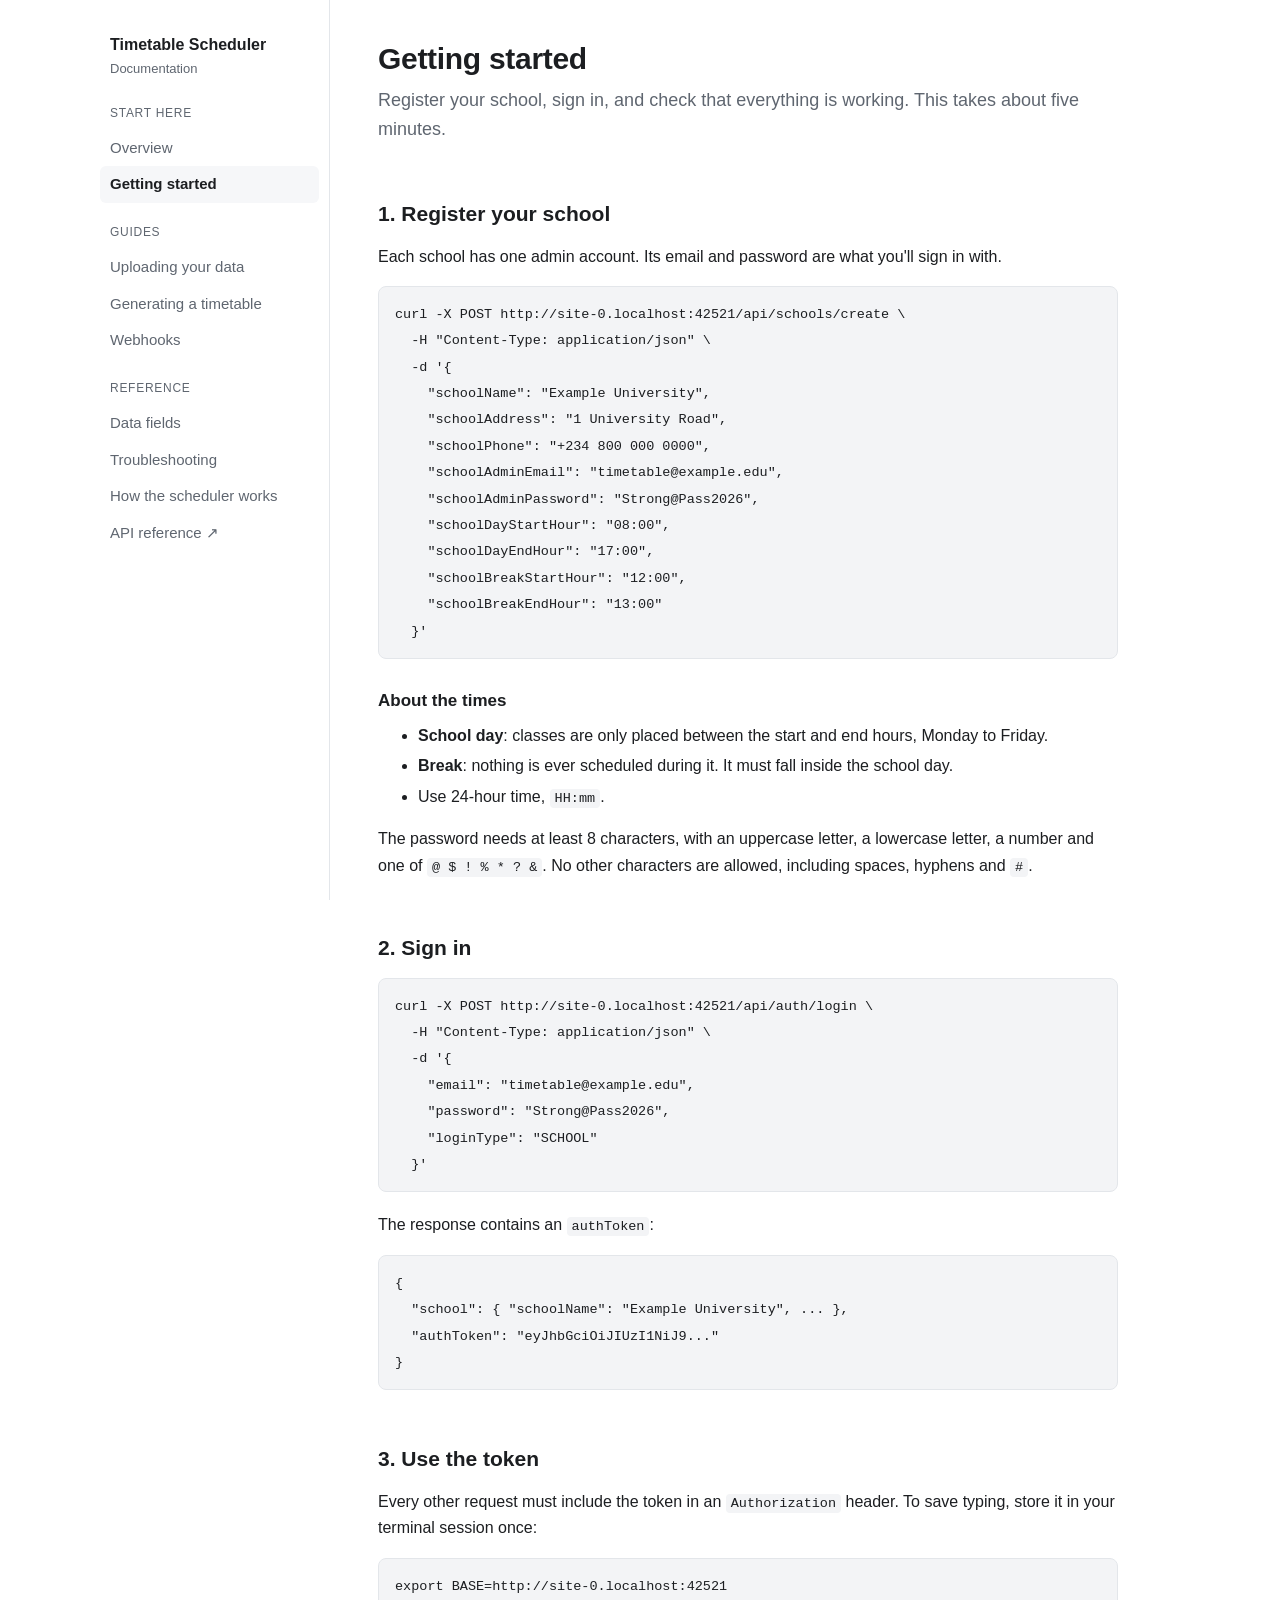
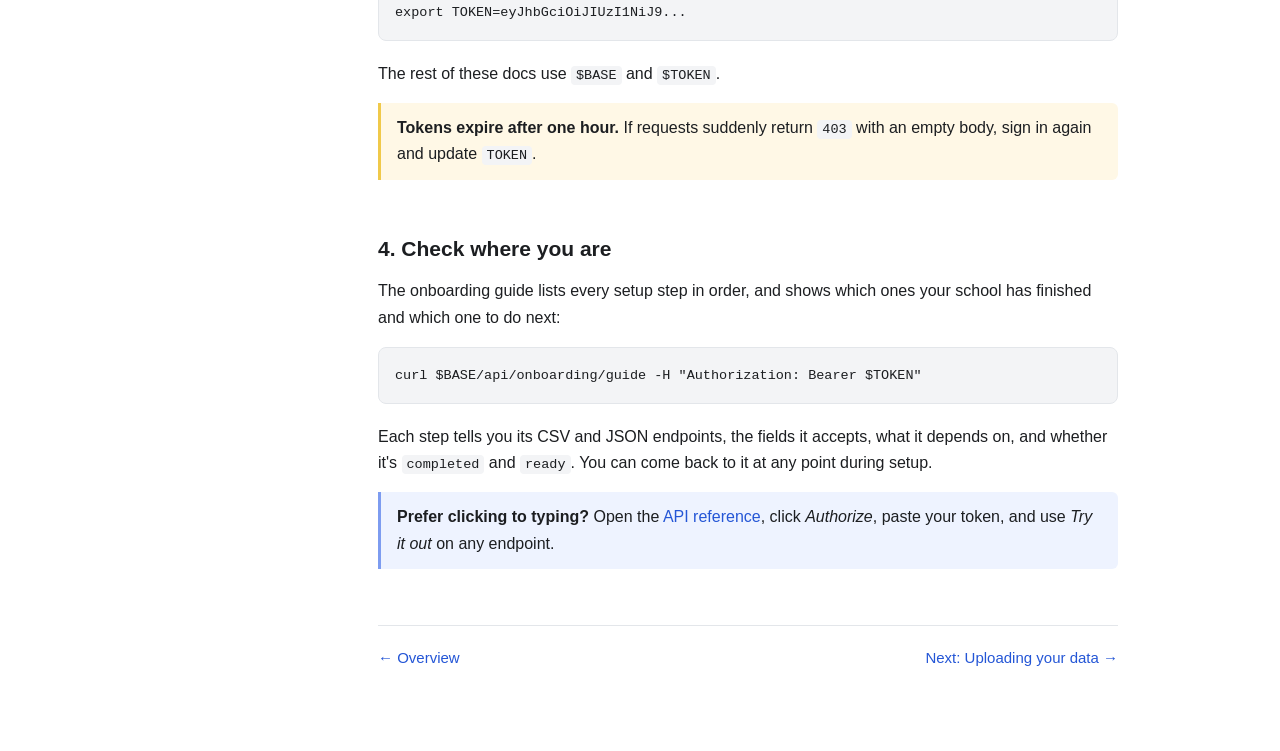
<file: src/main/resources/static/docs/getting-started.html>
<!doctype html>
<html lang="en">
<head>
  <meta charset="utf-8">
  <meta name="viewport" content="width=device-width, initial-scale=1">
  <title>Getting started · Timetable Scheduler Docs</title>
  <link rel="stylesheet" href="docs.css">
</head>
<body>
<div class="layout">
  <aside class="sidebar">
    <div class="sidebar-head">
      <a class="brand" href="index.html">Timetable Scheduler<span>Documentation</span></a>
      <button class="menu-toggle" type="button" aria-expanded="false">Menu</button>
    </div>
    <nav>
      <div class="nav-label">Start here</div>
      <a href="index.html">Overview</a>
      <a href="getting-started.html">Getting started</a>
      <div class="nav-label">Guides</div>
      <a href="upload-data.html">Uploading your data</a>
      <a href="generate.html">Generating a timetable</a>
      <a href="webhooks.html">Webhooks</a>
      <div class="nav-label">Reference</div>
      <a href="csv-reference.html">Data fields</a>
      <a href="troubleshooting.html">Troubleshooting</a>
      <a href="how-it-works.html">How the scheduler works</a>
      <a href="/swagger-ui/index.html">API reference ↗</a>
    </nav>
  </aside>

  <main>
    <h1>Getting started</h1>
    <p class="lead">Register your school, sign in, and check that everything is working. This takes about five minutes.</p>

    <h2>1. Register your school</h2>
    <p>Each school has one admin account. Its email and password are what you'll sign in with.</p>
    <pre><code>curl -X POST <span class="base-url">https://your-server</span>/api/schools/create \
  -H "Content-Type: application/json" \
  -d '{
    "schoolName": "Example University",
    "schoolAddress": "1 University Road",
    "schoolPhone": "+234 800 000 0000",
    "schoolAdminEmail": "timetable@example.edu",
    "schoolAdminPassword": "Strong@Pass2026",
    "schoolDayStartHour": "08:00",
    "schoolDayEndHour": "17:00",
    "schoolBreakStartHour": "12:00",
    "schoolBreakEndHour": "13:00"
  }'</code></pre>

    <h3>About the times</h3>
    <ul>
      <li><strong>School day</strong>: classes are only placed between the start and end hours, Monday to Friday.</li>
      <li><strong>Break</strong>: nothing is ever scheduled during it. It must fall inside the school day.</li>
      <li>Use 24-hour time, <code>HH:mm</code>.</li>
    </ul>
    <p>The password needs at least 8 characters, with an uppercase letter, a lowercase letter, a number and one of
      <code>@ $ ! % * ? &amp;</code>. No other characters are allowed, including spaces, hyphens and
      <code>#</code>.</p>

    <h2 id="sign-in">2. Sign in</h2>
    <pre><code>curl -X POST <span class="base-url">https://your-server</span>/api/auth/login \
  -H "Content-Type: application/json" \
  -d '{
    "email": "timetable@example.edu",
    "password": "Strong@Pass2026",
    "loginType": "SCHOOL"
  }'</code></pre>
    <p>The response contains an <code>authToken</code>:</p>
    <pre><code>{
  "school": { "schoolName": "Example University", ... },
  "authToken": "eyJhbGciOiJIUzI1NiJ9..."
}</code></pre>

    <h2>3. Use the token</h2>
    <p>Every other request must include the token in an <code>Authorization</code> header. To save typing,
      store it in your terminal session once:</p>
    <pre><code>export BASE=<span class="base-url">https://your-server</span>
export TOKEN=eyJhbGciOiJIUzI1NiJ9...</code></pre>
    <p>The rest of these docs use <code>$BASE</code> and <code>$TOKEN</code>.</p>

    <div class="warn">
      <p><strong>Tokens expire after one hour.</strong> If requests suddenly return <code>403</code> with an empty body, sign in again
        and update <code>TOKEN</code>.</p>
    </div>

    <h2>4. Check where you are</h2>
    <p>The onboarding guide lists every setup step in order, and shows which ones your school has finished
      and which one to do next:</p>
    <pre><code>curl $BASE/api/onboarding/guide -H "Authorization: Bearer $TOKEN"</code></pre>
    <p>Each step tells you its CSV and JSON endpoints, the fields it accepts, what it depends on,
      and whether it's <code>completed</code> and <code>ready</code>. You can come back to it at any point
      during setup.</p>

    <div class="note">
      <p><strong>Prefer clicking to typing?</strong> Open the <a href="/swagger-ui/index.html">API reference</a>,
        click <em>Authorize</em>, paste your token, and use <em>Try it out</em> on any endpoint.</p>
    </div>

    <div class="pager">
      <a href="index.html">← Overview</a>
      <a href="upload-data.html">Next: Uploading your data →</a>
    </div>
  </main>
</div>
<script src="docs.js"></script>
</body>
</html>
</file>
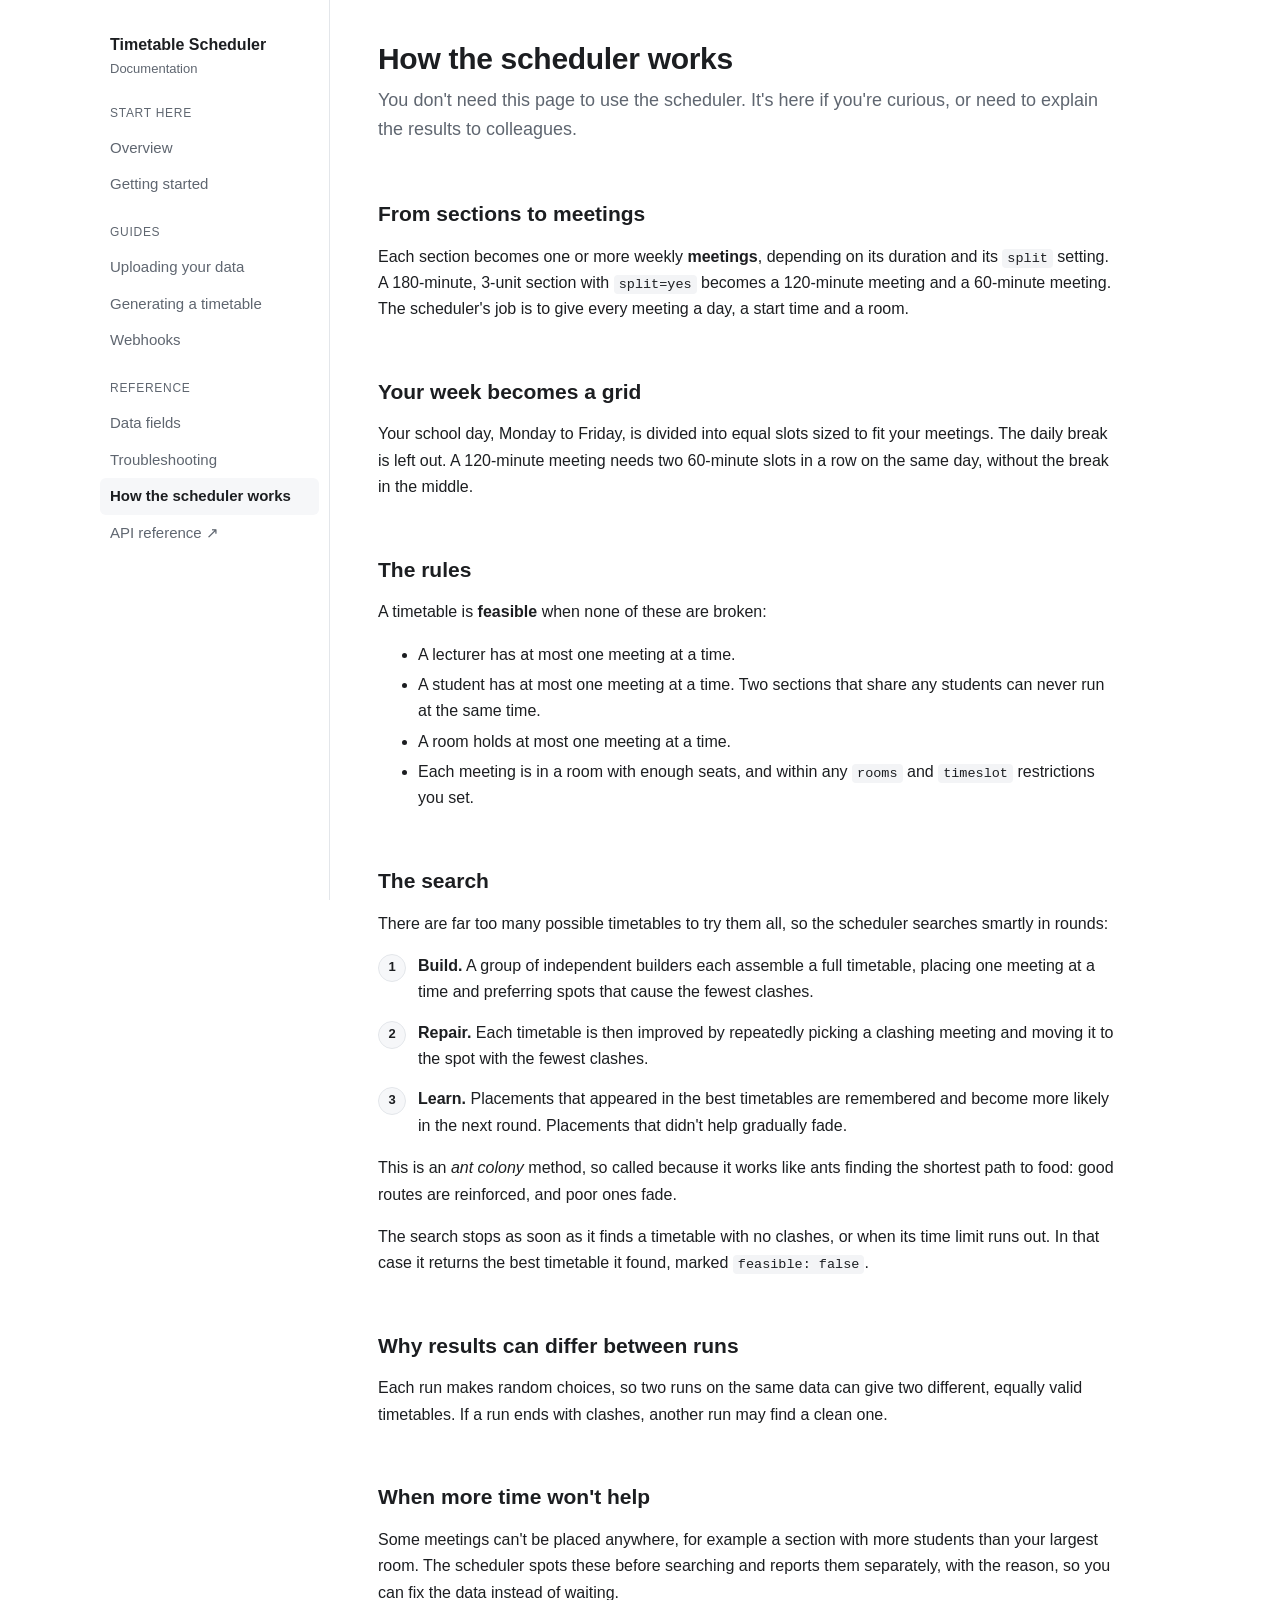
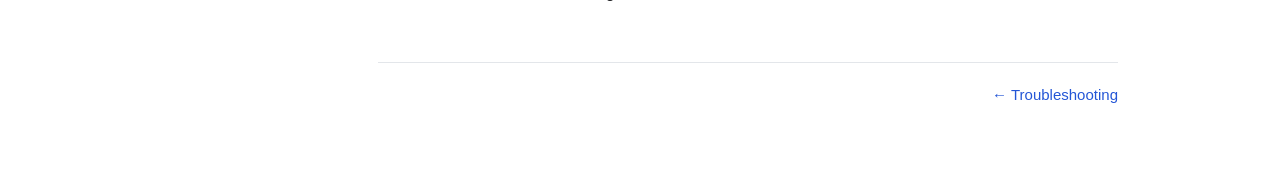
<file: src/main/resources/static/docs/how-it-works.html>
<!doctype html>
<html lang="en">
<head>
  <meta charset="utf-8">
  <meta name="viewport" content="width=device-width, initial-scale=1">
  <title>How the scheduler works · Timetable Scheduler Docs</title>
  <link rel="stylesheet" href="docs.css">
</head>
<body>
<div class="layout">
  <aside class="sidebar">
    <div class="sidebar-head">
      <a class="brand" href="index.html">Timetable Scheduler<span>Documentation</span></a>
      <button class="menu-toggle" type="button" aria-expanded="false">Menu</button>
    </div>
    <nav>
      <div class="nav-label">Start here</div>
      <a href="index.html">Overview</a>
      <a href="getting-started.html">Getting started</a>
      <div class="nav-label">Guides</div>
      <a href="upload-data.html">Uploading your data</a>
      <a href="generate.html">Generating a timetable</a>
      <a href="webhooks.html">Webhooks</a>
      <div class="nav-label">Reference</div>
      <a href="csv-reference.html">Data fields</a>
      <a href="troubleshooting.html">Troubleshooting</a>
      <a href="how-it-works.html">How the scheduler works</a>
      <a href="/swagger-ui/index.html">API reference ↗</a>
    </nav>
  </aside>

  <main>
    <h1>How the scheduler works</h1>
    <p class="lead">You don't need this page to use the scheduler. It's here if you're curious, or need to explain
      the results to colleagues.</p>

    <h2>From sections to meetings</h2>
    <p>Each section becomes one or more weekly <strong>meetings</strong>, depending on its duration and its
      <code>split</code> setting. A 180-minute, 3-unit section with <code>split=yes</code> becomes a 120-minute
      meeting and a 60-minute meeting. The scheduler's job is to give every meeting a day, a start time and a room.</p>

    <h2>Your week becomes a grid</h2>
    <p>Your school day, Monday to Friday, is divided into equal slots sized to fit your meetings. The daily break
      is left out. A 120-minute meeting needs two 60-minute slots in a row on the same day, without the break in
      the middle.</p>

    <h2>The rules</h2>
    <p>A timetable is <strong>feasible</strong> when none of these are broken:</p>
    <ul>
      <li>A lecturer has at most one meeting at a time.</li>
      <li>A student has at most one meeting at a time. Two sections that share any students can never run at
        the same time.</li>
      <li>A room holds at most one meeting at a time.</li>
      <li>Each meeting is in a room with enough seats, and within any <code>rooms</code> and <code>timeslot</code>
        restrictions you set.</li>
    </ul>

    <h2>The search</h2>
    <p>There are far too many possible timetables to try them all, so the scheduler searches smartly in rounds:</p>
    <ol class="steps">
      <li><strong>Build.</strong> A group of independent builders each assemble a full timetable, placing one
        meeting at a time and preferring spots that cause the fewest clashes.</li>
      <li><strong>Repair.</strong> Each timetable is then improved by repeatedly picking a clashing meeting and
        moving it to the spot with the fewest clashes.</li>
      <li><strong>Learn.</strong> Placements that appeared in the best timetables are remembered and become more
        likely in the next round. Placements that didn't help gradually fade.</li>
    </ol>
    <p>This is an <em>ant colony</em> method, so called because it works like ants finding the shortest path to
      food: good routes are reinforced, and poor ones fade.</p>
    <p>The search stops as soon as it finds a timetable with no clashes, or when its time limit runs out. In
      that case it returns the best timetable it found, marked <code>feasible: false</code>.</p>

    <h2>Why results can differ between runs</h2>
    <p>Each run makes random choices, so two runs on the same data can give two different, equally valid
      timetables. If a run ends with clashes, another run may find a clean one.</p>

    <h2>When more time won't help</h2>
    <p>Some meetings can't be placed anywhere, for example a section with more students than your largest room.
      The scheduler spots these before searching and reports them separately, with the reason, so you can fix the
      data instead of waiting.</p>

    <div class="pager">
      <a href="troubleshooting.html">← Troubleshooting</a>
    </div>
  </main>
</div>
<script src="docs.js"></script>
</body>
</html>
</file>
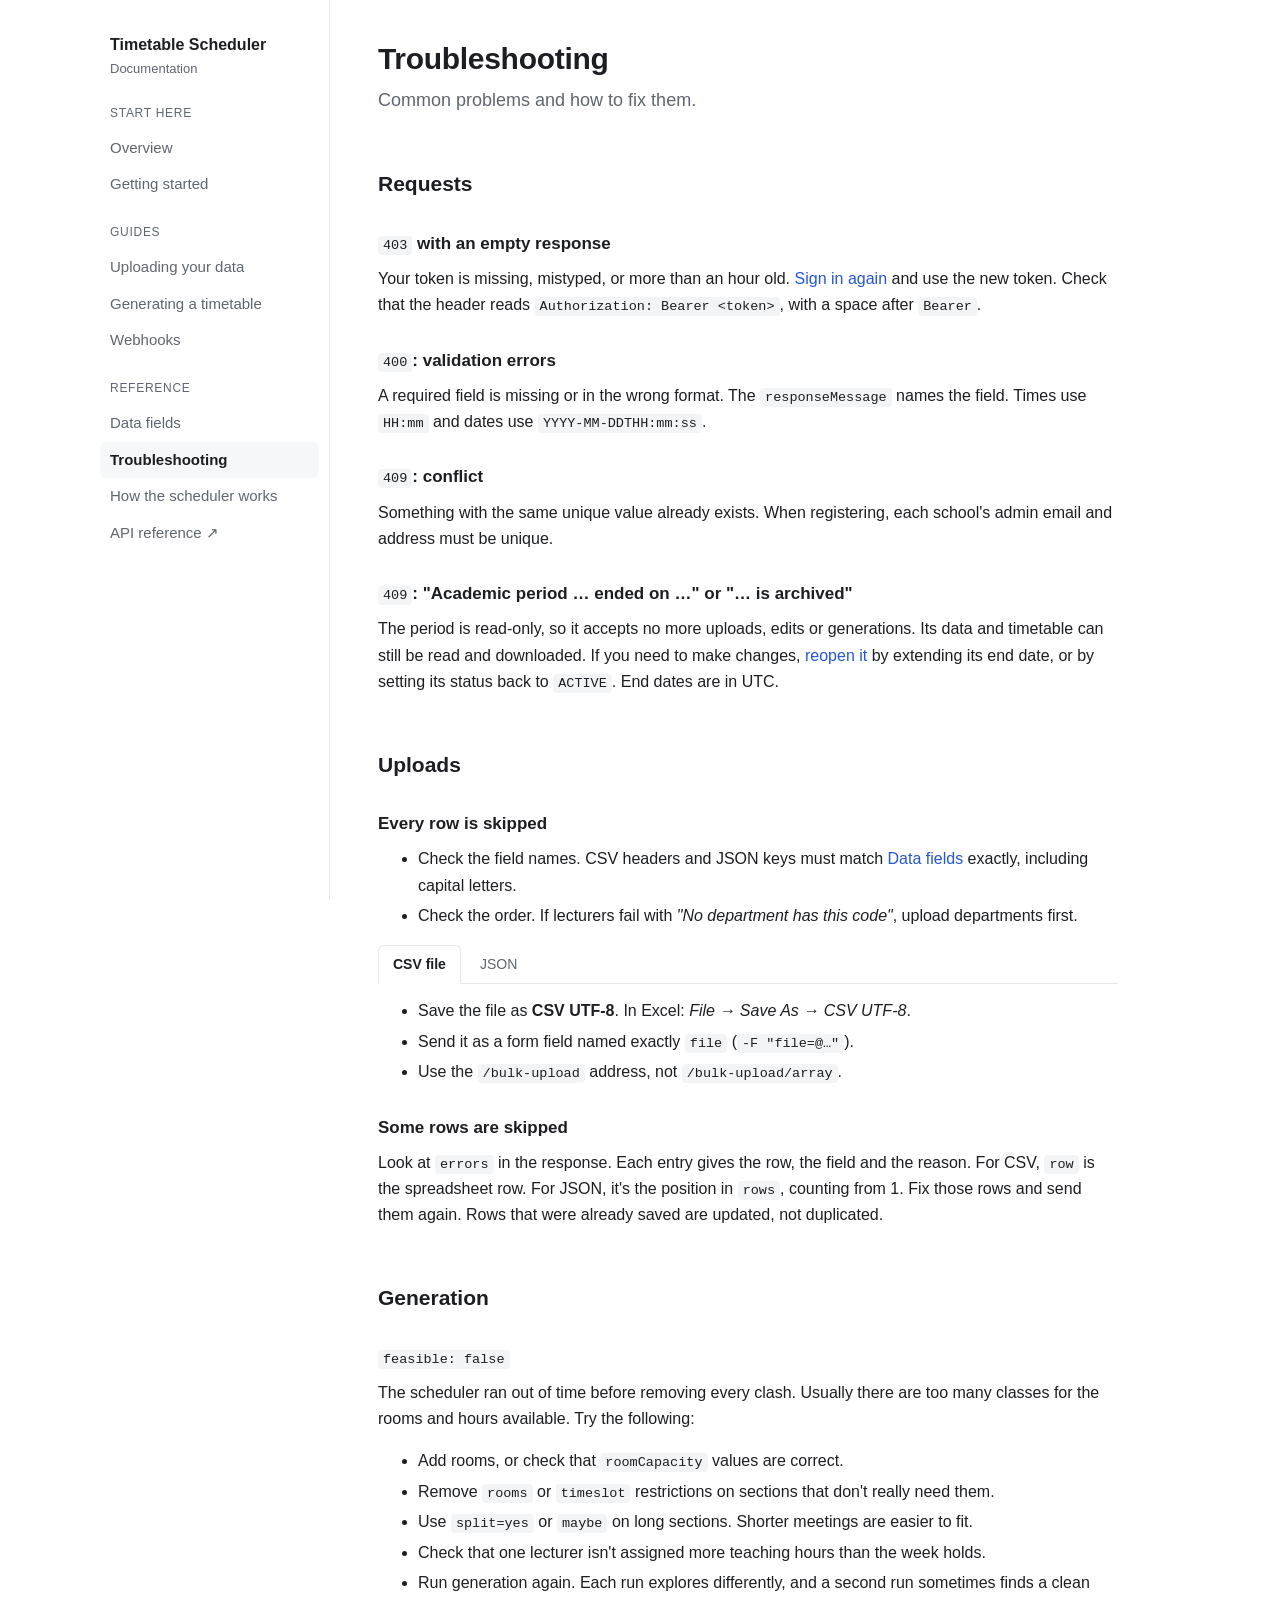
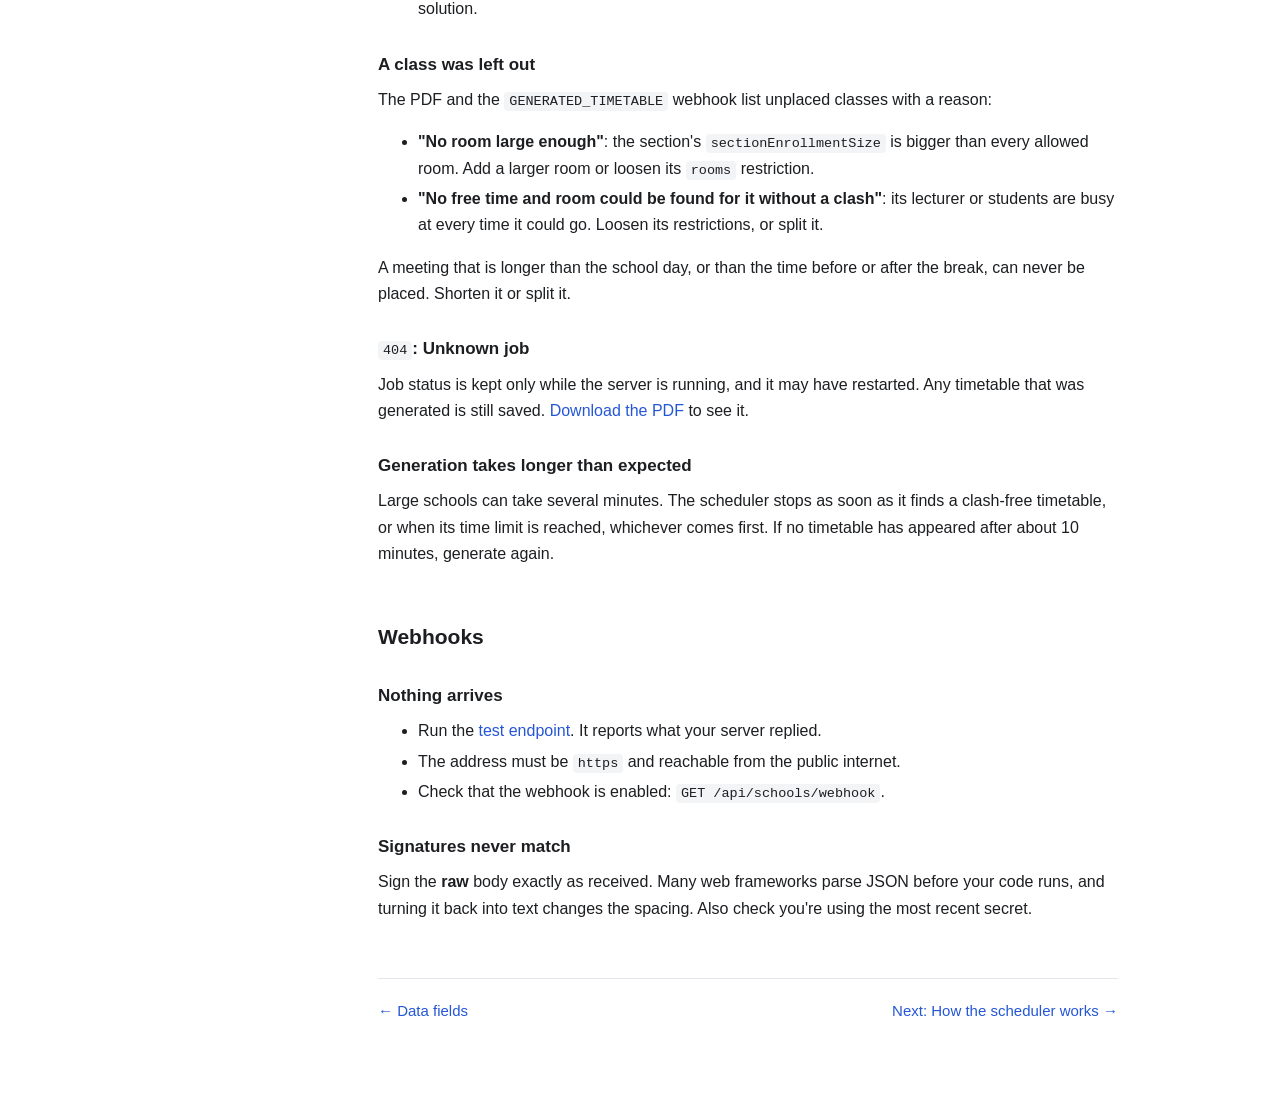
<file: src/main/resources/static/docs/troubleshooting.html>
<!doctype html>
<html lang="en">
<head>
  <meta charset="utf-8">
  <meta name="viewport" content="width=device-width, initial-scale=1">
  <title>Troubleshooting · Timetable Scheduler Docs</title>
  <link rel="stylesheet" href="docs.css">
</head>
<body>
<div class="layout">
  <aside class="sidebar">
    <div class="sidebar-head">
      <a class="brand" href="index.html">Timetable Scheduler<span>Documentation</span></a>
      <button class="menu-toggle" type="button" aria-expanded="false">Menu</button>
    </div>
    <nav>
      <div class="nav-label">Start here</div>
      <a href="index.html">Overview</a>
      <a href="getting-started.html">Getting started</a>
      <div class="nav-label">Guides</div>
      <a href="upload-data.html">Uploading your data</a>
      <a href="generate.html">Generating a timetable</a>
      <a href="webhooks.html">Webhooks</a>
      <div class="nav-label">Reference</div>
      <a href="csv-reference.html">Data fields</a>
      <a href="troubleshooting.html">Troubleshooting</a>
      <a href="how-it-works.html">How the scheduler works</a>
      <a href="/swagger-ui/index.html">API reference ↗</a>
    </nav>
  </aside>

  <main>
    <h1>Troubleshooting</h1>
    <p class="lead">Common problems and how to fix them.</p>

    <h2>Requests</h2>

    <h3><code>403</code> with an empty response</h3>
    <p>Your token is missing, mistyped, or more than an hour old. <a href="getting-started.html#sign-in">Sign in
      again</a> and use the new token. Check that the header reads <code>Authorization: Bearer &lt;token&gt;</code>,
      with a space after <code>Bearer</code>.</p>

    <h3><code>400</code>: validation errors</h3>
    <p>A required field is missing or in the wrong format. The <code>responseMessage</code> names the field.
      Times use <code>HH:mm</code> and dates use <code>YYYY-MM-DDTHH:mm:ss</code>.</p>

    <h3><code>409</code>: conflict</h3>
    <p>Something with the same unique value already exists. When registering, each school's admin email and
      address must be unique.</p>

    <h3><code>409</code>: "Academic period … ended on …" or "… is archived"</h3>
    <p>The period is read-only, so it accepts no more uploads, edits or generations. Its data and timetable can
      still be read and downloaded. If you need to make changes,
      <a href="generate.html#period-ends">reopen it</a> by extending its end date, or by setting its status back
      to <code>ACTIVE</code>. End dates are in UTC.</p>

    <h2>Uploads</h2>

    <h3>Every row is skipped</h3>
    <ul>
      <li>Check the field names. CSV headers and JSON keys must match <a href="csv-reference.html">Data fields</a>
        exactly, including capital letters.</li>
      <li>Check the order. If lecturers fail with <em>"No department has this code"</em>, upload departments first.</li>
    </ul>
    <div class="tabs">
      <div class="tab-list" role="tablist">
        <button data-tab="csv">CSV file</button>
        <button data-tab="json">JSON</button>
      </div>
      <div class="tab-panel" data-panel="csv">
        <ul>
          <li>Save the file as <strong>CSV UTF-8</strong>. In Excel: <em>File → Save As → CSV UTF-8</em>.</li>
          <li>Send it as a form field named exactly <code>file</code> (<code>-F "file=@…"</code>).</li>
          <li>Use the <code>/bulk-upload</code> address, not <code>/bulk-upload/array</code>.</li>
        </ul>
      </div>
      <div class="tab-panel" data-panel="json" hidden>
        <ul>
          <li>Wrap your records in <code>{ "rows": [ … ] }</code>. A bare array is rejected.</li>
          <li>Send the <code>Content-Type: application/json</code> header.</li>
          <li>Use the <code>/bulk-upload/array</code> address, not <code>/bulk-upload</code>.</li>
          <li>For sections and enrollments, include <code>"academicPeriodId"</code> in the body.</li>
        </ul>
      </div>
    </div>

    <h3>Some rows are skipped</h3>
    <p>Look at <code>errors</code> in the response. Each entry gives the row, the field and the reason. For CSV,
      <code>row</code> is the spreadsheet row. For JSON, it's the position in <code>rows</code>, counting from 1.
      Fix those rows and send them again. Rows that were already saved are updated, not duplicated.</p>

    <h2>Generation</h2>

    <h3 id="not-feasible"><code>feasible: false</code></h3>
    <p>The scheduler ran out of time before removing every clash. Usually there are too many classes for the
      rooms and hours available. Try the following:</p>
    <ul>
      <li>Add rooms, or check that <code>roomCapacity</code> values are correct.</li>
      <li>Remove <code>rooms</code> or <code>timeslot</code> restrictions on sections that don't really need them.</li>
      <li>Use <code>split=yes</code> or <code>maybe</code> on long sections. Shorter meetings are easier to fit.</li>
      <li>Check that one lecturer isn't assigned more teaching hours than the week holds.</li>
      <li>Run generation again. Each run explores differently, and a second run sometimes finds a clean solution.</li>
    </ul>

    <h3 id="unscheduled">A class was left out</h3>
    <p>The PDF and the <code>GENERATED_TIMETABLE</code> webhook list unplaced classes with a reason:</p>
    <ul>
      <li><strong>"No room large enough"</strong>: the section's <code>sectionEnrollmentSize</code> is bigger
        than every allowed room. Add a larger room or loosen its <code>rooms</code> restriction.</li>
      <li><strong>"No free time and room could be found for it without a clash"</strong>: its lecturer or
        students are busy at every time it could go. Loosen its restrictions, or split it.</li>
    </ul>
    <p>A meeting that is longer than the school day, or than the time before or after the break, can never be
      placed. Shorten it or split it.</p>

    <h3><code>404</code>: Unknown job</h3>
    <p>Job status is kept only while the server is running, and it may have restarted. Any timetable that was
      generated is still saved. <a href="generate.html">Download the PDF</a> to see it.</p>

    <h3>Generation takes longer than expected</h3>
    <p>Large schools can take several minutes. The scheduler stops as soon as it finds a clash-free timetable,
      or when its time limit is reached, whichever comes first. If no timetable has appeared after about
      10 minutes, generate again.</p>

    <h2>Webhooks</h2>
    <h3>Nothing arrives</h3>
    <ul>
      <li>Run the <a href="webhooks.html#test-it">test endpoint</a>. It reports what your server replied.</li>
      <li>The address must be <code>https</code> and reachable from the public internet.</li>
      <li>Check that the webhook is enabled: <code>GET /api/schools/webhook</code>.</li>
    </ul>

    <h3>Signatures never match</h3>
    <p>Sign the <strong>raw</strong> body exactly as received. Many web frameworks parse JSON before your code
      runs, and turning it back into text changes the spacing. Also check you're using the most recent secret.</p>

    <div class="pager">
      <a href="csv-reference.html">← Data fields</a>
      <a href="how-it-works.html">Next: How the scheduler works →</a>
    </div>
  </main>
</div>
<script src="docs.js"></script>
</body>
</html>
</file>
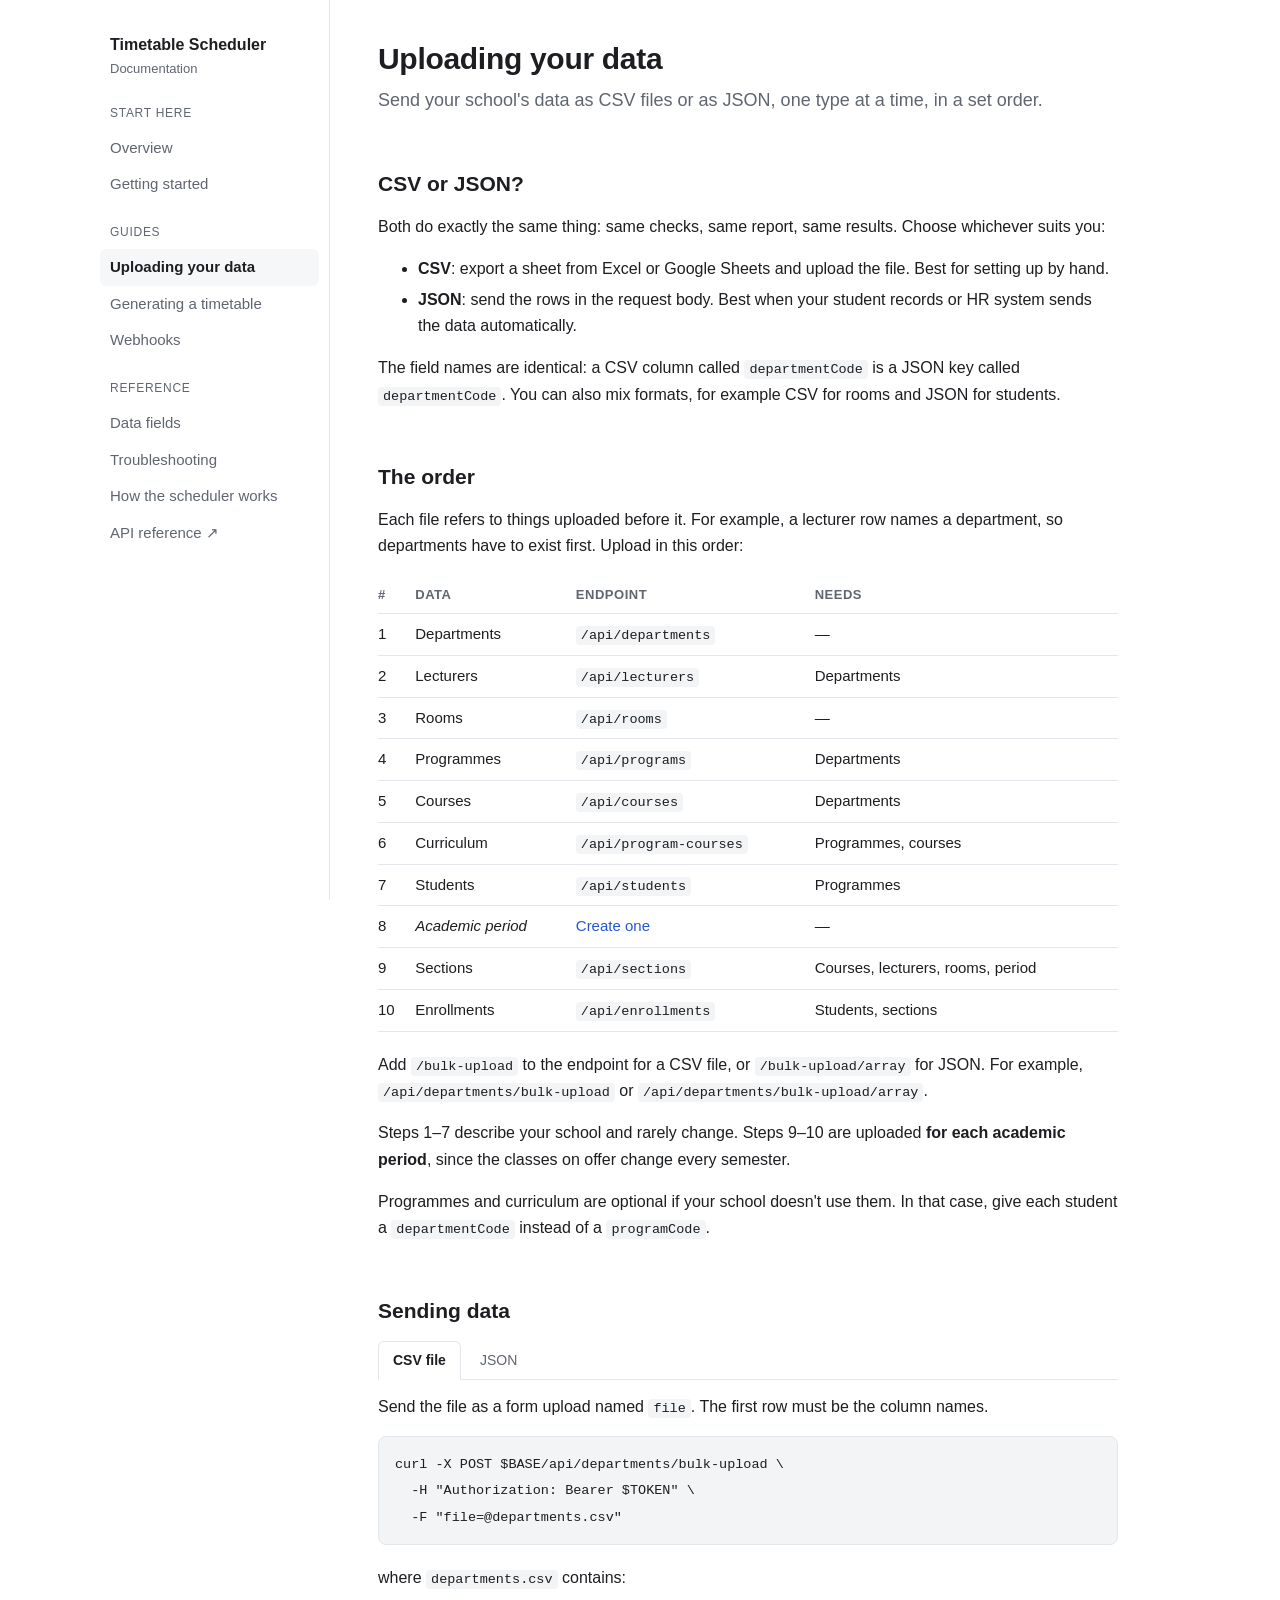
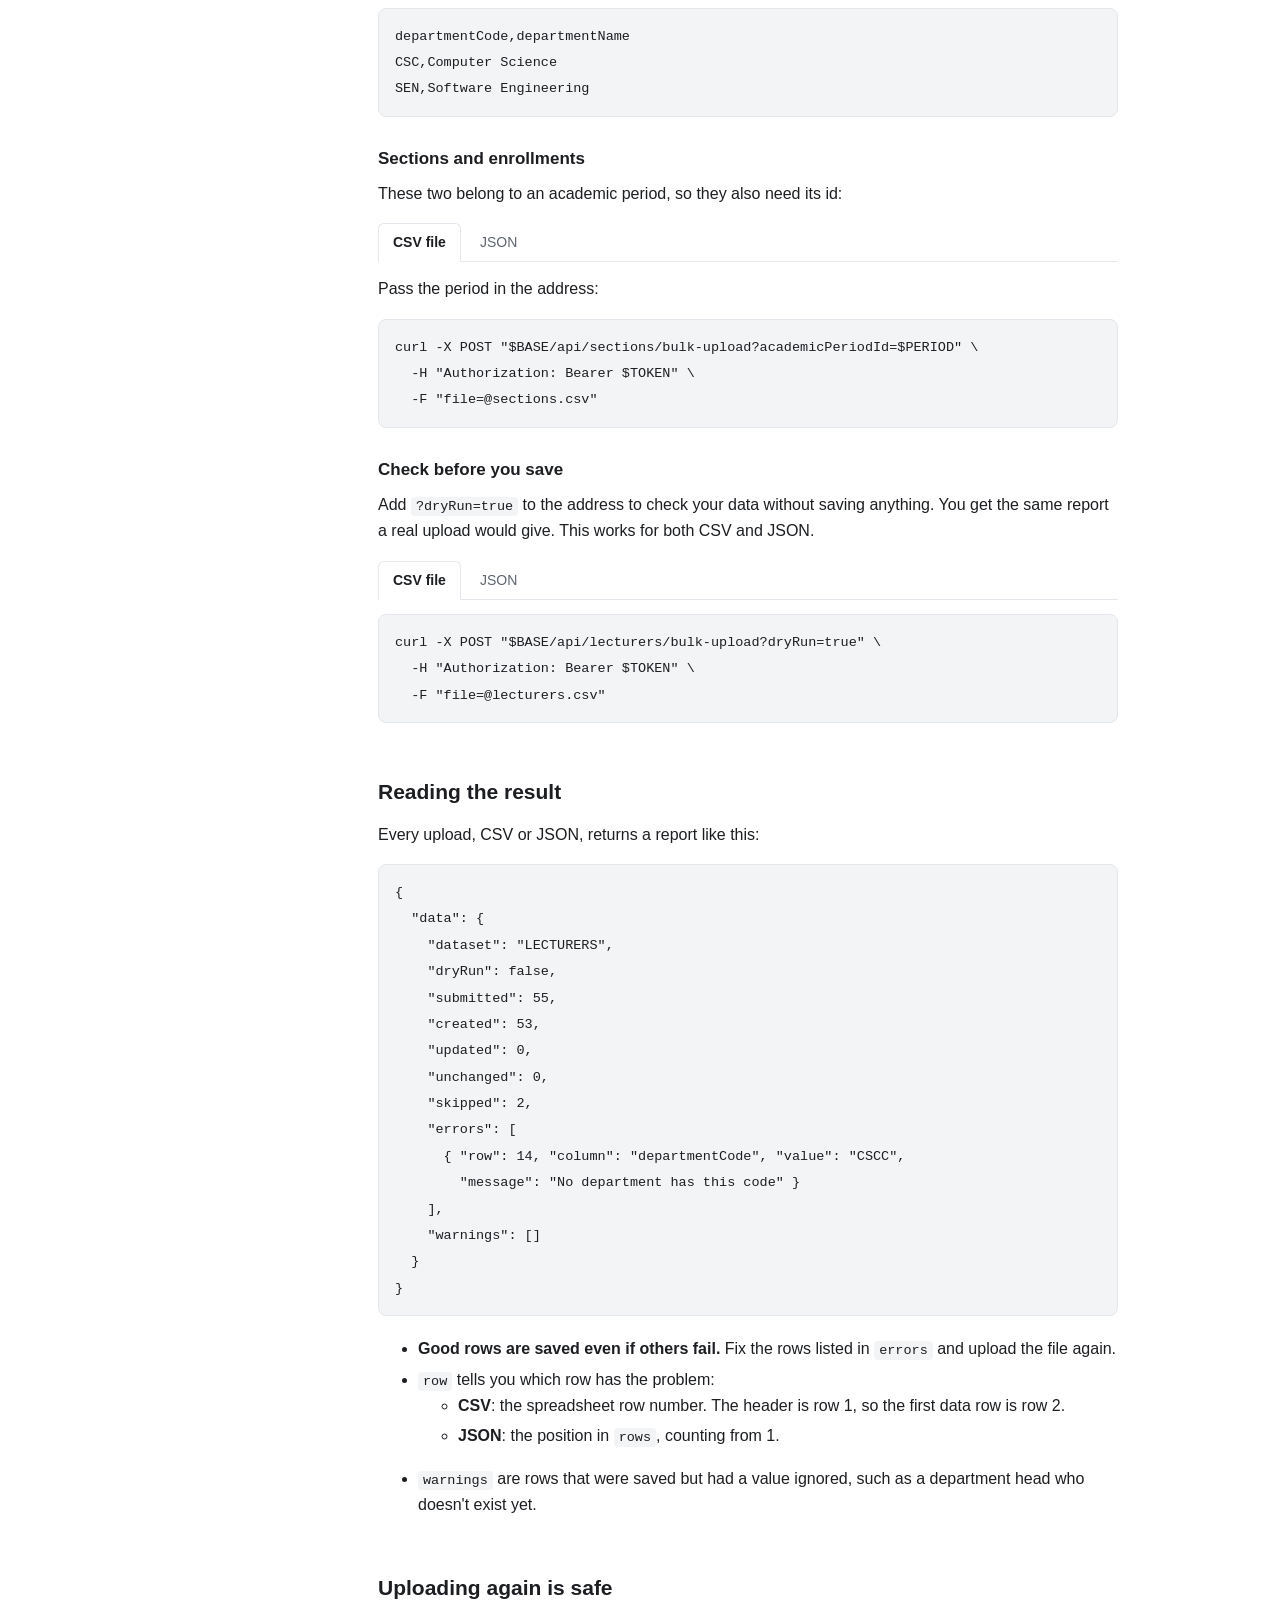
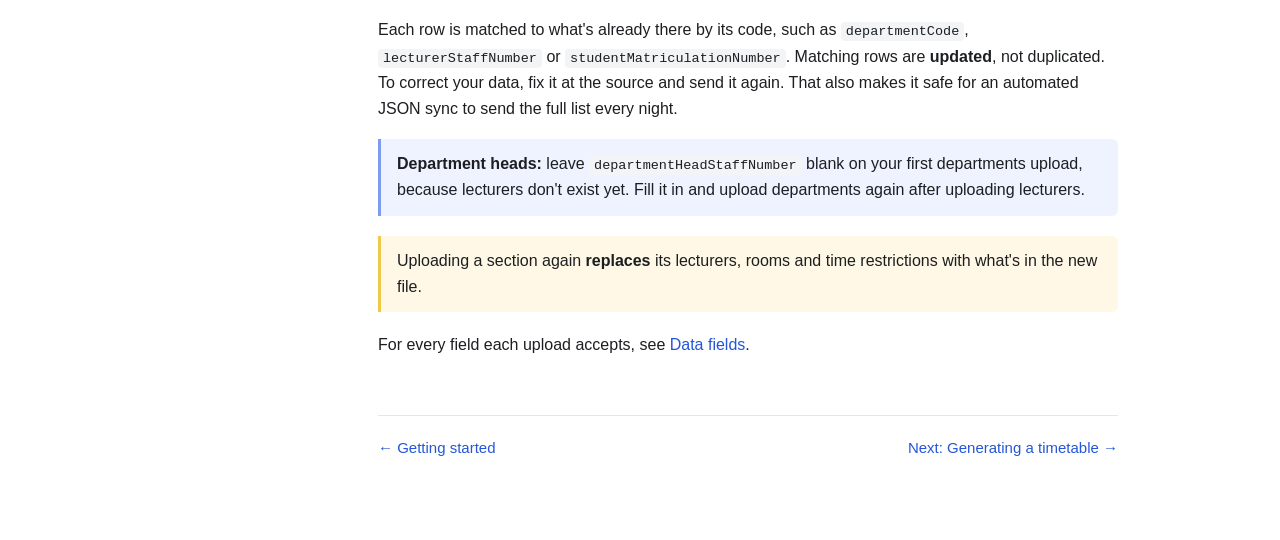
<file: src/main/resources/static/docs/upload-data.html>
<!doctype html>
<html lang="en">
<head>
  <meta charset="utf-8">
  <meta name="viewport" content="width=device-width, initial-scale=1">
  <title>Uploading your data · Timetable Scheduler Docs</title>
  <link rel="stylesheet" href="docs.css">
</head>
<body>
<div class="layout">
  <aside class="sidebar">
    <div class="sidebar-head">
      <a class="brand" href="index.html">Timetable Scheduler<span>Documentation</span></a>
      <button class="menu-toggle" type="button" aria-expanded="false">Menu</button>
    </div>
    <nav>
      <div class="nav-label">Start here</div>
      <a href="index.html">Overview</a>
      <a href="getting-started.html">Getting started</a>
      <div class="nav-label">Guides</div>
      <a href="upload-data.html">Uploading your data</a>
      <a href="generate.html">Generating a timetable</a>
      <a href="webhooks.html">Webhooks</a>
      <div class="nav-label">Reference</div>
      <a href="csv-reference.html">Data fields</a>
      <a href="troubleshooting.html">Troubleshooting</a>
      <a href="how-it-works.html">How the scheduler works</a>
      <a href="/swagger-ui/index.html">API reference ↗</a>
    </nav>
  </aside>

  <main>
    <h1>Uploading your data</h1>
    <p class="lead">Send your school's data as CSV files or as JSON, one type at a time, in a set order.</p>

    <h2>CSV or JSON?</h2>
    <p>Both do exactly the same thing: same checks, same report, same results. Choose whichever suits you:</p>
    <ul>
      <li><strong>CSV</strong>: export a sheet from Excel or Google Sheets and upload the file. Best for setting
        up by hand.</li>
      <li><strong>JSON</strong>: send the rows in the request body. Best when your student records or HR system
        sends the data automatically.</li>
    </ul>
    <p>The field names are identical: a CSV column called <code>departmentCode</code> is a JSON key called
      <code>departmentCode</code>. You can also mix formats, for example CSV for rooms and JSON for students.</p>

    <h2>The order</h2>
    <p>Each file refers to things uploaded before it. For example, a lecturer row names a department, so
      departments have to exist first. Upload in this order:</p>
    <div class="table-wrap">
      <table>
        <thead><tr><th>#</th><th>Data</th><th>Endpoint</th><th>Needs</th></tr></thead>
        <tbody>
          <tr><td>1</td><td>Departments</td><td><code>/api/departments</code></td><td>—</td></tr>
          <tr><td>2</td><td>Lecturers</td><td><code>/api/lecturers</code></td><td>Departments</td></tr>
          <tr><td>3</td><td>Rooms</td><td><code>/api/rooms</code></td><td>—</td></tr>
          <tr><td>4</td><td>Programmes</td><td><code>/api/programs</code></td><td>Departments</td></tr>
          <tr><td>5</td><td>Courses</td><td><code>/api/courses</code></td><td>Departments</td></tr>
          <tr><td>6</td><td>Curriculum</td><td><code>/api/program-courses</code></td><td>Programmes, courses</td></tr>
          <tr><td>7</td><td>Students</td><td><code>/api/students</code></td><td>Programmes</td></tr>
          <tr><td>8</td><td><em>Academic period</em></td><td><a href="generate.html#period">Create one</a></td><td>—</td></tr>
          <tr><td>9</td><td>Sections</td><td><code>/api/sections</code></td><td>Courses, lecturers, rooms, period</td></tr>
          <tr><td>10</td><td>Enrollments</td><td><code>/api/enrollments</code></td><td>Students, sections</td></tr>
        </tbody>
      </table>
    </div>
    <p>Add <code>/bulk-upload</code> to the endpoint for a CSV file, or <code>/bulk-upload/array</code> for JSON.
      For example, <code>/api/departments/bulk-upload</code> or <code>/api/departments/bulk-upload/array</code>.</p>
    <p>Steps 1–7 describe your school and rarely change. Steps 9–10 are uploaded <strong>for each academic
      period</strong>, since the classes on offer change every semester.</p>
    <p>Programmes and curriculum are optional if your school doesn't use them. In that case, give each student a
      <code>departmentCode</code> instead of a <code>programCode</code>.</p>

    <h2>Sending data</h2>
    <div class="tabs">
      <div class="tab-list" role="tablist">
        <button data-tab="csv">CSV file</button>
        <button data-tab="json">JSON</button>
      </div>
      <div class="tab-panel" data-panel="csv">
        <p>Send the file as a form upload named <code>file</code>. The first row must be the column names.</p>
        <pre><code>curl -X POST $BASE/api/departments/bulk-upload \
  -H "Authorization: Bearer $TOKEN" \
  -F "file=@departments.csv"</code></pre>
        <p>where <code>departments.csv</code> contains:</p>
        <pre><code>departmentCode,departmentName
CSC,Computer Science
SEN,Software Engineering</code></pre>
      </div>
      <div class="tab-panel" data-panel="json" hidden>
        <p>Send a <code>rows</code> array. Each row is an object whose keys are the column names.</p>
        <pre><code>curl -X POST $BASE/api/departments/bulk-upload/array \
  -H "Authorization: Bearer $TOKEN" \
  -H "Content-Type: application/json" \
  -d '{
    "rows": [
      { "departmentCode": "CSC", "departmentName": "Computer Science" },
      { "departmentCode": "SEN", "departmentName": "Software Engineering" }
    ]
  }'</code></pre>
        <p>Leave out keys you don't need. Numbers such as <code>roomCapacity</code> can be sent as JSON numbers.</p>
      </div>
    </div>

    <h3>Sections and enrollments</h3>
    <p>These two belong to an academic period, so they also need its id:</p>
    <div class="tabs">
      <div class="tab-list" role="tablist">
        <button data-tab="csv">CSV file</button>
        <button data-tab="json">JSON</button>
      </div>
      <div class="tab-panel" data-panel="csv">
        <p>Pass the period in the address:</p>
        <pre><code>curl -X POST "$BASE/api/sections/bulk-upload?academicPeriodId=$PERIOD" \
  -H "Authorization: Bearer $TOKEN" \
  -F "file=@sections.csv"</code></pre>
      </div>
      <div class="tab-panel" data-panel="json" hidden>
        <p>Pass the period in the body, next to <code>rows</code>:</p>
        <pre><code>curl -X POST $BASE/api/sections/bulk-upload/array \
  -H "Authorization: Bearer $TOKEN" \
  -H "Content-Type: application/json" \
  -d '{
    "academicPeriodId": "3f2b...",
    "rows": [
      { "courseCode": "CSC 101", "sectionName": "CSC 101-CSC",
        "lecturerStaffNumbers": "L001", "sectionDurationMinutes": 180,
        "eventType": "LAB", "split": "yes" }
    ]
  }'</code></pre>
      </div>
    </div>

    <h3>Check before you save</h3>
    <p>Add <code>?dryRun=true</code> to the address to check your data without saving anything. You get the same
      report a real upload would give. This works for both CSV and JSON.</p>
    <div class="tabs">
      <div class="tab-list" role="tablist">
        <button data-tab="csv">CSV file</button>
        <button data-tab="json">JSON</button>
      </div>
      <div class="tab-panel" data-panel="csv">
        <pre><code>curl -X POST "$BASE/api/lecturers/bulk-upload?dryRun=true" \
  -H "Authorization: Bearer $TOKEN" \
  -F "file=@lecturers.csv"</code></pre>
      </div>
      <div class="tab-panel" data-panel="json" hidden>
        <pre><code>curl -X POST "$BASE/api/lecturers/bulk-upload/array?dryRun=true" \
  -H "Authorization: Bearer $TOKEN" \
  -H "Content-Type: application/json" \
  -d '{ "rows": [ { "lecturerStaffNumber": "L001", "departmentCode": "CSC" } ] }'</code></pre>
      </div>
    </div>

    <h2>Reading the result</h2>
    <p>Every upload, CSV or JSON, returns a report like this:</p>
    <pre><code>{
  "data": {
    "dataset": "LECTURERS",
    "dryRun": false,
    "submitted": 55,
    "created": 53,
    "updated": 0,
    "unchanged": 0,
    "skipped": 2,
    "errors": [
      { "row": 14, "column": "departmentCode", "value": "CSCC",
        "message": "No department has this code" }
    ],
    "warnings": []
  }
}</code></pre>
    <ul>
      <li><strong>Good rows are saved even if others fail.</strong> Fix the rows listed in <code>errors</code>
        and upload the file again.</li>
      <li><code>row</code> tells you which row has the problem:
        <ul>
          <li><strong>CSV</strong>: the spreadsheet row number. The header is row 1, so the first data row is row 2.</li>
          <li><strong>JSON</strong>: the position in <code>rows</code>, counting from 1.</li>
        </ul>
      </li>
      <li><code>warnings</code> are rows that were saved but had a value ignored, such as a department head who
        doesn't exist yet.</li>
    </ul>

    <h2>Uploading again is safe</h2>
    <p>Each row is matched to what's already there by its code, such as <code>departmentCode</code>,
      <code>lecturerStaffNumber</code> or <code>studentMatriculationNumber</code>. Matching rows are
      <strong>updated</strong>, not duplicated. To correct your data, fix it at the source and send it again. That also
      makes it safe for an automated JSON sync to send the full list every night.</p>
    <div class="note">
      <p><strong>Department heads:</strong> leave <code>departmentHeadStaffNumber</code> blank on your first
        departments upload, because lecturers don't exist yet. Fill it in and upload departments again after
        uploading lecturers.</p>
    </div>
    <div class="warn">
      <p>Uploading a section again <strong>replaces</strong> its lecturers, rooms and time restrictions with
        what's in the new file.</p>
    </div>

    <p>For every field each upload accepts, see <a href="csv-reference.html">Data fields</a>.</p>

    <div class="pager">
      <a href="getting-started.html">← Getting started</a>
      <a href="generate.html">Next: Generating a timetable →</a>
    </div>
  </main>
</div>
<script src="docs.js"></script>
</body>
</html>
</file>
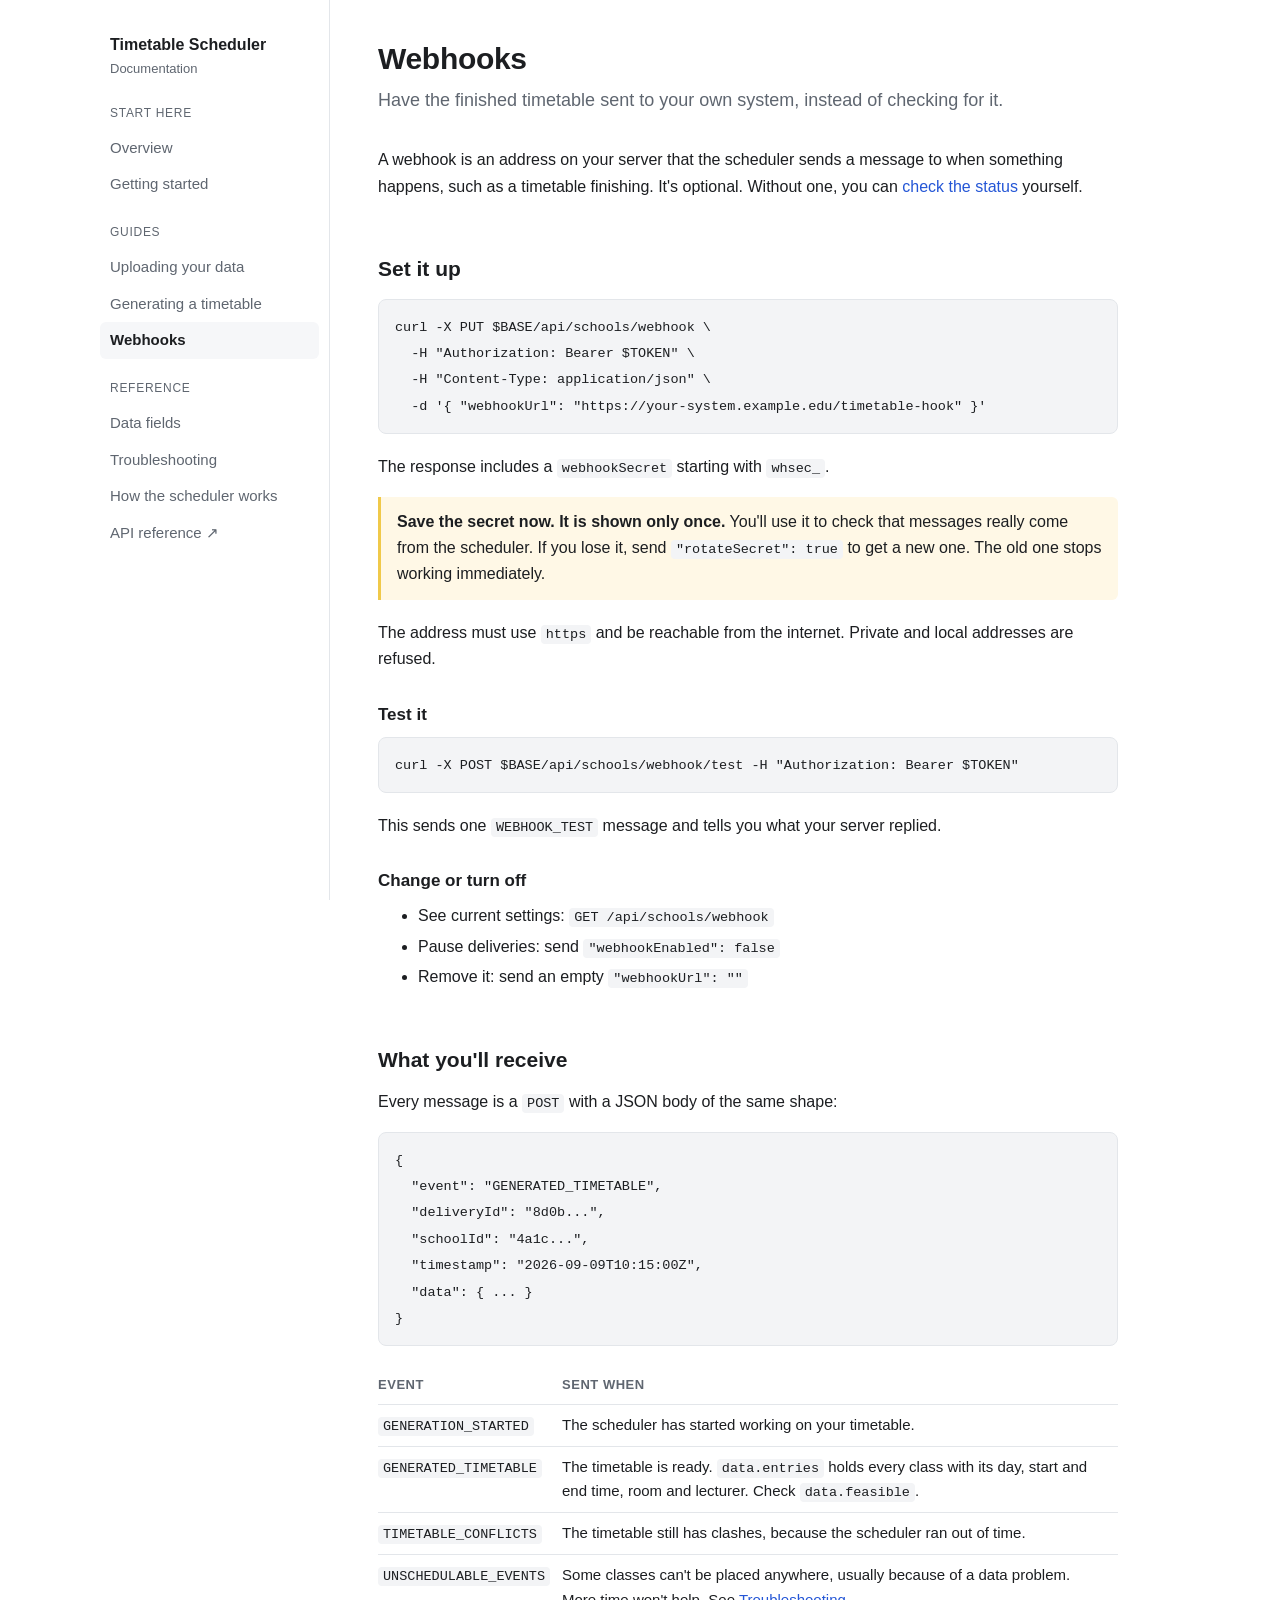
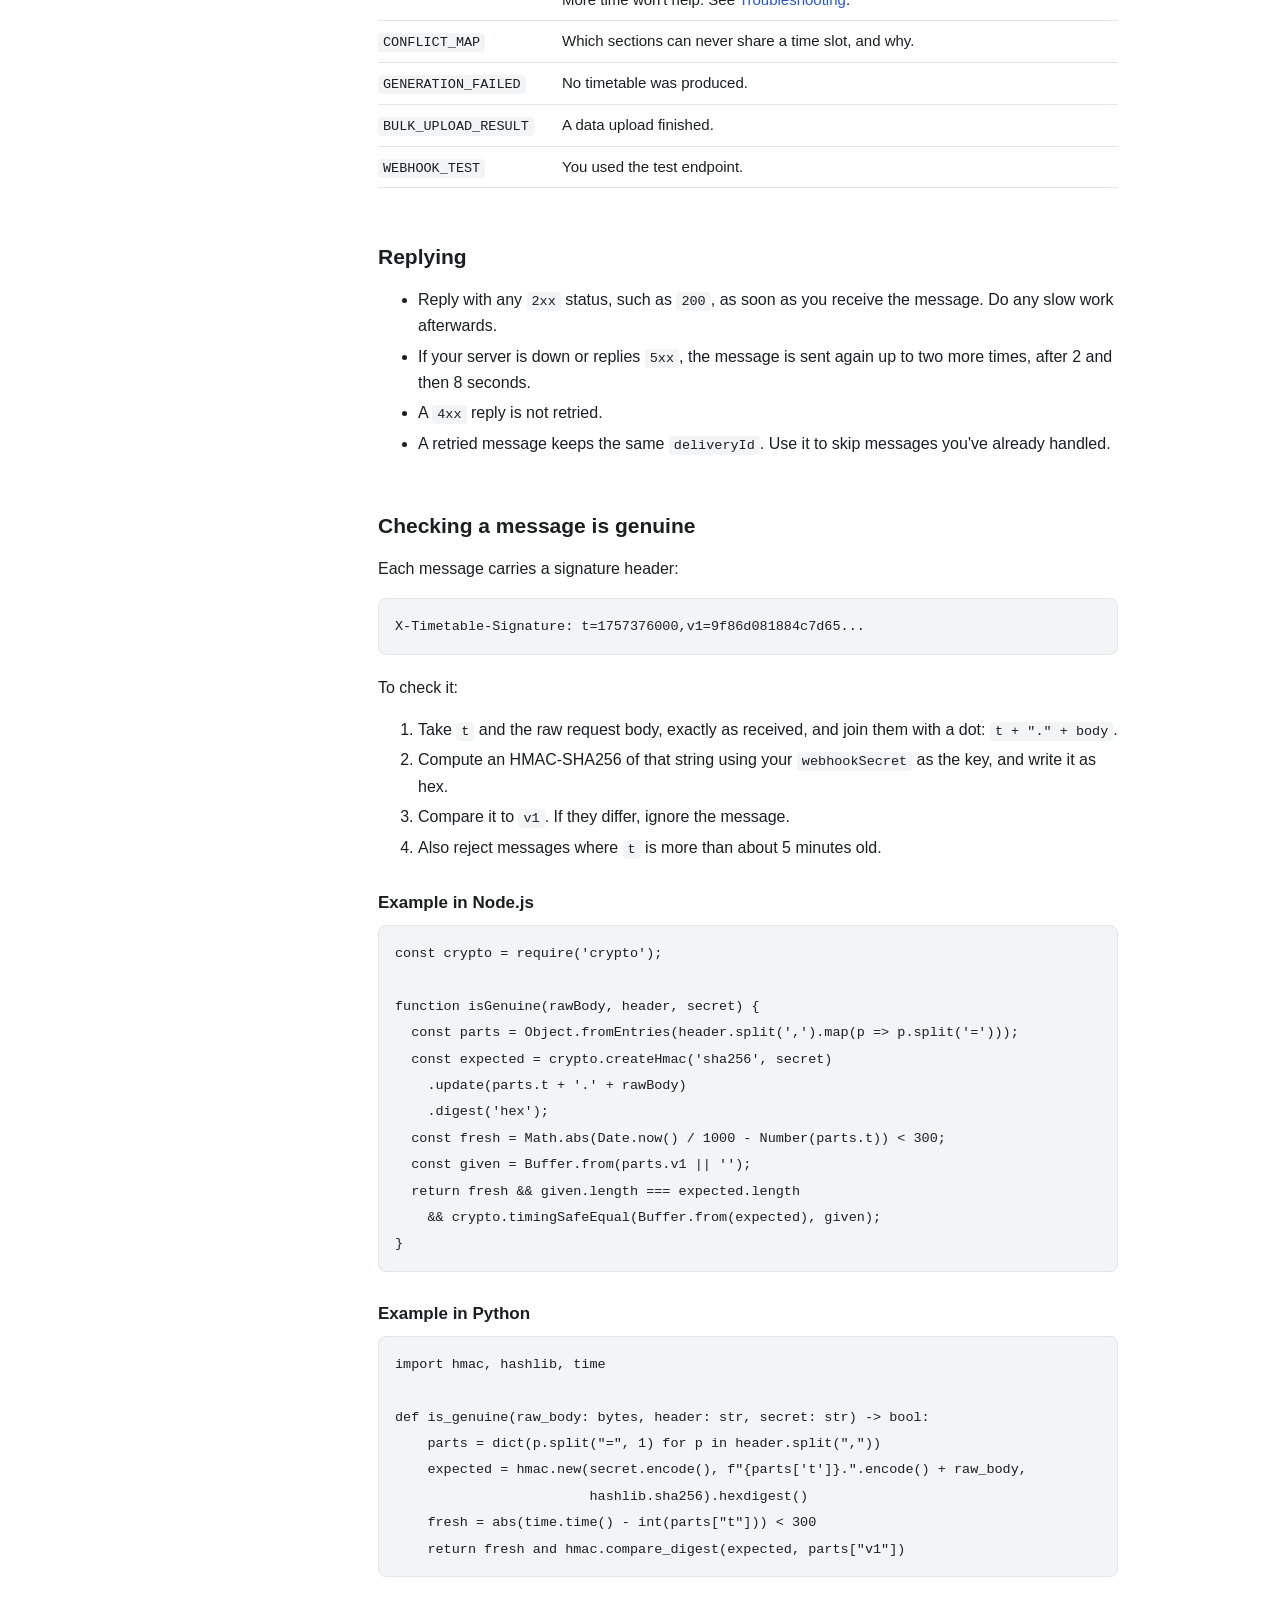
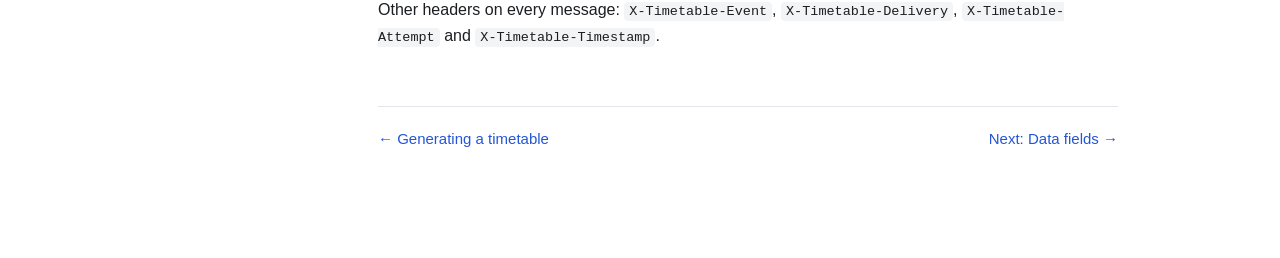
<file: src/main/resources/static/docs/webhooks.html>
<!doctype html>
<html lang="en">
<head>
  <meta charset="utf-8">
  <meta name="viewport" content="width=device-width, initial-scale=1">
  <title>Webhooks · Timetable Scheduler Docs</title>
  <link rel="stylesheet" href="docs.css">
</head>
<body>
<div class="layout">
  <aside class="sidebar">
    <div class="sidebar-head">
      <a class="brand" href="index.html">Timetable Scheduler<span>Documentation</span></a>
      <button class="menu-toggle" type="button" aria-expanded="false">Menu</button>
    </div>
    <nav>
      <div class="nav-label">Start here</div>
      <a href="index.html">Overview</a>
      <a href="getting-started.html">Getting started</a>
      <div class="nav-label">Guides</div>
      <a href="upload-data.html">Uploading your data</a>
      <a href="generate.html">Generating a timetable</a>
      <a href="webhooks.html">Webhooks</a>
      <div class="nav-label">Reference</div>
      <a href="csv-reference.html">Data fields</a>
      <a href="troubleshooting.html">Troubleshooting</a>
      <a href="how-it-works.html">How the scheduler works</a>
      <a href="/swagger-ui/index.html">API reference ↗</a>
    </nav>
  </aside>

  <main>
    <h1>Webhooks</h1>
    <p class="lead">Have the finished timetable sent to your own system, instead of checking for it.</p>

    <p>A webhook is an address on your server that the scheduler sends a message to when something happens,
      such as a timetable finishing. It's optional. Without one, you can
      <a href="generate.html">check the status</a> yourself.</p>

    <h2>Set it up</h2>
    <pre><code>curl -X PUT $BASE/api/schools/webhook \
  -H "Authorization: Bearer $TOKEN" \
  -H "Content-Type: application/json" \
  -d '{ "webhookUrl": "https://your-system.example.edu/timetable-hook" }'</code></pre>
    <p>The response includes a <code>webhookSecret</code> starting with <code>whsec_</code>.</p>
    <div class="warn">
      <p><strong>Save the secret now. It is shown only once.</strong> You'll use it to check that messages
        really come from the scheduler. If you lose it, send <code>"rotateSecret": true</code> to get a new one.
        The old one stops working immediately.</p>
    </div>
    <p>The address must use <code>https</code> and be reachable from the internet. Private and local
      addresses are refused.</p>

    <h3 id="test-it">Test it</h3>
    <pre><code>curl -X POST $BASE/api/schools/webhook/test -H "Authorization: Bearer $TOKEN"</code></pre>
    <p>This sends one <code>WEBHOOK_TEST</code> message and tells you what your server replied.</p>

    <h3>Change or turn off</h3>
    <ul>
      <li>See current settings: <code>GET /api/schools/webhook</code></li>
      <li>Pause deliveries: send <code>"webhookEnabled": false</code></li>
      <li>Remove it: send an empty <code>"webhookUrl": ""</code></li>
    </ul>

    <h2>What you'll receive</h2>
    <p>Every message is a <code>POST</code> with a JSON body of the same shape:</p>
    <pre><code>{
  "event": "GENERATED_TIMETABLE",
  "deliveryId": "8d0b...",
  "schoolId": "4a1c...",
  "timestamp": "2026-09-09T10:15:00Z",
  "data": { ... }
}</code></pre>

    <div class="table-wrap">
      <table>
        <thead><tr><th>event</th><th>Sent when</th></tr></thead>
        <tbody>
          <tr><td><code>GENERATION_STARTED</code></td><td>The scheduler has started working on your timetable.</td></tr>
          <tr><td><code>GENERATED_TIMETABLE</code></td><td>The timetable is ready. <code>data.entries</code> holds
            every class with its day, start and end time, room and lecturer. Check <code>data.feasible</code>.</td></tr>
          <tr><td><code>TIMETABLE_CONFLICTS</code></td><td>The timetable still has clashes, because the scheduler ran
            out of time.</td></tr>
          <tr><td><code>UNSCHEDULABLE_EVENTS</code></td><td>Some classes can't be placed anywhere, usually because of a
            data problem. More time won't help. See <a href="troubleshooting.html#unscheduled">Troubleshooting</a>.</td></tr>
          <tr><td><code>CONFLICT_MAP</code></td><td>Which sections can never share a time slot, and why.</td></tr>
          <tr><td><code>GENERATION_FAILED</code></td><td>No timetable was produced.</td></tr>
          <tr><td><code>BULK_UPLOAD_RESULT</code></td><td>A data upload finished.</td></tr>
          <tr><td><code>WEBHOOK_TEST</code></td><td>You used the test endpoint.</td></tr>
        </tbody>
      </table>
    </div>

    <h2>Replying</h2>
    <ul>
      <li>Reply with any <code>2xx</code> status, such as <code>200</code>, as soon as you receive the
        message. Do any slow work afterwards.</li>
      <li>If your server is down or replies <code>5xx</code>, the message is sent again up to two more times,
        after 2 and then 8 seconds.</li>
      <li>A <code>4xx</code> reply is not retried.</li>
      <li>A retried message keeps the same <code>deliveryId</code>. Use it to skip messages you've already
        handled.</li>
    </ul>

    <h2>Checking a message is genuine</h2>
    <p>Each message carries a signature header:</p>
    <pre><code>X-Timetable-Signature: t=1757376000,v1=9f86d081884c7d65...</code></pre>
    <p>To check it:</p>
    <ol>
      <li>Take <code>t</code> and the raw request body, exactly as received, and join them with a dot:
        <code>t + "." + body</code>.</li>
      <li>Compute an HMAC-SHA256 of that string using your <code>webhookSecret</code> as the key, and write it
        as hex.</li>
      <li>Compare it to <code>v1</code>. If they differ, ignore the message.</li>
      <li>Also reject messages where <code>t</code> is more than about 5 minutes old.</li>
    </ol>

    <h3>Example in Node.js</h3>
    <pre><code>const crypto = require('crypto');

function isGenuine(rawBody, header, secret) {
  const parts = Object.fromEntries(header.split(',').map(p =&gt; p.split('=')));
  const expected = crypto.createHmac('sha256', secret)
    .update(parts.t + '.' + rawBody)
    .digest('hex');
  const fresh = Math.abs(Date.now() / 1000 - Number(parts.t)) &lt; 300;
  const given = Buffer.from(parts.v1 || '');
  return fresh &amp;&amp; given.length === expected.length
    &amp;&amp; crypto.timingSafeEqual(Buffer.from(expected), given);
}</code></pre>

    <h3>Example in Python</h3>
    <pre><code>import hmac, hashlib, time

def is_genuine(raw_body: bytes, header: str, secret: str) -&gt; bool:
    parts = dict(p.split("=", 1) for p in header.split(","))
    expected = hmac.new(secret.encode(), f"{parts['t']}.".encode() + raw_body,
                        hashlib.sha256).hexdigest()
    fresh = abs(time.time() - int(parts["t"])) &lt; 300
    return fresh and hmac.compare_digest(expected, parts["v1"])</code></pre>

    <p>Other headers on every message: <code>X-Timetable-Event</code>, <code>X-Timetable-Delivery</code>,
      <code>X-Timetable-Attempt</code> and <code>X-Timetable-Timestamp</code>.</p>

    <div class="pager">
      <a href="generate.html">← Generating a timetable</a>
      <a href="csv-reference.html">Next: Data fields →</a>
    </div>
  </main>
</div>
<script src="docs.js"></script>
</body>
</html>
</file>
<file: src/main/resources/static/docs/docs.css>
:root {
  --bg: #ffffff;
  --bg-soft: #f6f7f9;
  --text: #1c1e21;
  --muted: #5f6670;
  --border: #e3e6ea;
  --accent: #2456d6;
  --code-bg: #f3f4f6;
  --warn-bg: #fff8e6;
  --warn-border: #f0c94a;
  --note-bg: #eef3ff;
  --note-border: #7d9cf0;
}
@media (prefers-color-scheme: dark) {
  :root {
    --bg: #15171a;
    --bg-soft: #1c1f23;
    --text: #e6e8eb;
    --muted: #9aa1ab;
    --border: #2c3036;
    --accent: #7ea2ff;
    --code-bg: #1f2328;
    --warn-bg: #2a2412;
    --warn-border: #8a6d1a;
    --note-bg: #18213a;
    --note-border: #3d5bb0;
  }
}

* { box-sizing: border-box; }

html { -webkit-text-size-adjust: 100%; }

body {
  margin: 0;
  background: var(--bg);
  color: var(--text);
  font: 16px/1.65 -apple-system, BlinkMacSystemFont, "Segoe UI", Roboto, Helvetica, Arial, sans-serif;
}

a { color: var(--accent); text-decoration: none; }
a:hover { text-decoration: underline; }

/* ── Layout ─────────────────────────────────────────────── */
.layout {
  display: grid;
  grid-template-columns: 240px minmax(0, 1fr);
  max-width: 1100px;
  margin: 0 auto;
}

.sidebar {
  position: sticky;
  top: 0;
  height: 100vh;
  overflow-y: auto;
  padding: 32px 20px;
  border-right: 1px solid var(--border);
}

.brand {
  display: block;
  font-weight: 650;
  color: var(--text);
  margin-bottom: 24px;
}
.brand span { display: block; font-size: 13px; font-weight: 400; color: var(--muted); }

.sidebar nav a {
  display: block;
  padding: 6px 10px;
  margin: 0 -10px;
  border-radius: 6px;
  color: var(--muted);
  font-size: 15px;
}
.sidebar nav a:hover { background: var(--bg-soft); color: var(--text); text-decoration: none; }
.sidebar nav a.active { background: var(--bg-soft); color: var(--text); font-weight: 600; }
.sidebar .nav-label {
  margin: 20px 0 6px;
  font-size: 12px;
  text-transform: uppercase;
  letter-spacing: .06em;
  color: var(--muted);
}

main {
  padding: 40px 48px 80px;
  min-width: 0;
}
main > * { max-width: 740px; }

/* ── Type ───────────────────────────────────────────────── */
h1 { font-size: 30px; line-height: 1.25; margin: 0 0 8px; letter-spacing: -.01em; }
.lead { font-size: 18px; color: var(--muted); margin: 0 0 32px; }
h2 { font-size: 21px; margin: 44px 0 12px; padding-top: 8px; }
h3 { font-size: 17px; margin: 28px 0 8px; }
p, ul, ol { margin: 0 0 16px; }
li { margin-bottom: 4px; }
strong { font-weight: 600; }

code {
  font: 13.5px/1.5 ui-monospace, SFMono-Regular, Menlo, Consolas, monospace;
  background: var(--code-bg);
  padding: 2px 5px;
  border-radius: 4px;
  overflow-wrap: anywhere;
}

pre {
  position: relative;
  background: var(--code-bg);
  border: 1px solid var(--border);
  border-radius: 8px;
  padding: 14px 16px;
  overflow-x: auto;
  margin: 0 0 20px;
}
pre code { background: none; padding: 0; overflow-wrap: normal; white-space: pre; }

.copy {
  position: absolute;
  top: 8px;
  right: 8px;
  font: 12px/1 inherit;
  font-family: inherit;
  padding: 5px 9px;
  border: 1px solid var(--border);
  border-radius: 5px;
  background: var(--bg);
  color: var(--muted);
  cursor: pointer;
  opacity: 0;
  transition: opacity .15s;
}
pre:hover .copy, .copy:focus { opacity: 1; }
@media (hover: none) { .copy { opacity: 1; } }

/* ── Tables ─────────────────────────────────────────────── */
.table-wrap { overflow-x: auto; margin: 0 0 20px; }
table { border-collapse: collapse; width: 100%; font-size: 15px; }
th, td { text-align: left; padding: 8px 12px 8px 0; border-bottom: 1px solid var(--border); vertical-align: top; }
th { font-weight: 600; color: var(--muted); font-size: 13px; text-transform: uppercase; letter-spacing: .04em; }
td code { white-space: nowrap; }

/* ── Callouts ───────────────────────────────────────────── */
.note, .warn {
  border-left: 3px solid;
  border-radius: 0 6px 6px 0;
  padding: 12px 16px;
  margin: 0 0 20px;
}
.note { background: var(--note-bg); border-color: var(--note-border); }
.warn { background: var(--warn-bg); border-color: var(--warn-border); }
.note p:last-child, .warn p:last-child { margin: 0; }

/* ── Steps ──────────────────────────────────────────────── */
ol.steps { list-style: none; counter-reset: step; padding: 0; }
ol.steps > li {
  counter-increment: step;
  position: relative;
  padding-left: 40px;
  margin-bottom: 14px;
}
ol.steps > li::before {
  content: counter(step);
  position: absolute;
  left: 0;
  top: 1px;
  width: 26px;
  height: 26px;
  border-radius: 50%;
  background: var(--bg-soft);
  border: 1px solid var(--border);
  font-size: 13px;
  font-weight: 600;
  text-align: center;
  line-height: 24px;
}

/* ── Tabs (CSV / JSON) ──────────────────────────────────── */
.tabs { margin: 0 0 20px; }
.tab-list {
  display: flex;
  gap: 4px;
  border-bottom: 1px solid var(--border);
  margin-bottom: 14px;
}
.tab-list button {
  font: inherit;
  font-size: 14px;
  padding: 7px 14px;
  margin-bottom: -1px;
  background: none;
  border: 1px solid transparent;
  border-radius: 6px 6px 0 0;
  color: var(--muted);
  cursor: pointer;
}
.tab-list button:hover { color: var(--text); }
.tab-list button[aria-selected="true"] {
  color: var(--text);
  font-weight: 600;
  background: var(--bg);
  border-color: var(--border);
  border-bottom-color: var(--bg);
}
.tab-panel[hidden] { display: none; }
.tab-panel > :last-child { margin-bottom: 0; }

.pager {
  display: flex;
  justify-content: space-between;
  gap: 16px;
  margin-top: 56px;
  padding-top: 20px;
  border-top: 1px solid var(--border);
  font-size: 15px;
}
.pager a:only-child { margin-left: auto; }

/* ── Mobile ─────────────────────────────────────────────── */
.menu-toggle { display: none; }

@media (max-width: 820px) {
  .layout { display: block; }
  .sidebar {
    position: static;
    height: auto;
    padding: 14px 16px;
    border-right: 0;
    border-bottom: 1px solid var(--border);
  }
  .sidebar-head { display: flex; justify-content: space-between; align-items: center; }
  .brand { margin: 0; }
  .menu-toggle {
    display: block;
    background: none;
    border: 1px solid var(--border);
    border-radius: 6px;
    color: var(--text);
    padding: 6px 12px;
    font: inherit;
    font-size: 14px;
  }
  .sidebar nav { display: none; padding-top: 12px; }
  .sidebar.open nav { display: block; }
  main { padding: 28px 16px 60px; }
  h1 { font-size: 26px; }
}
</file>
